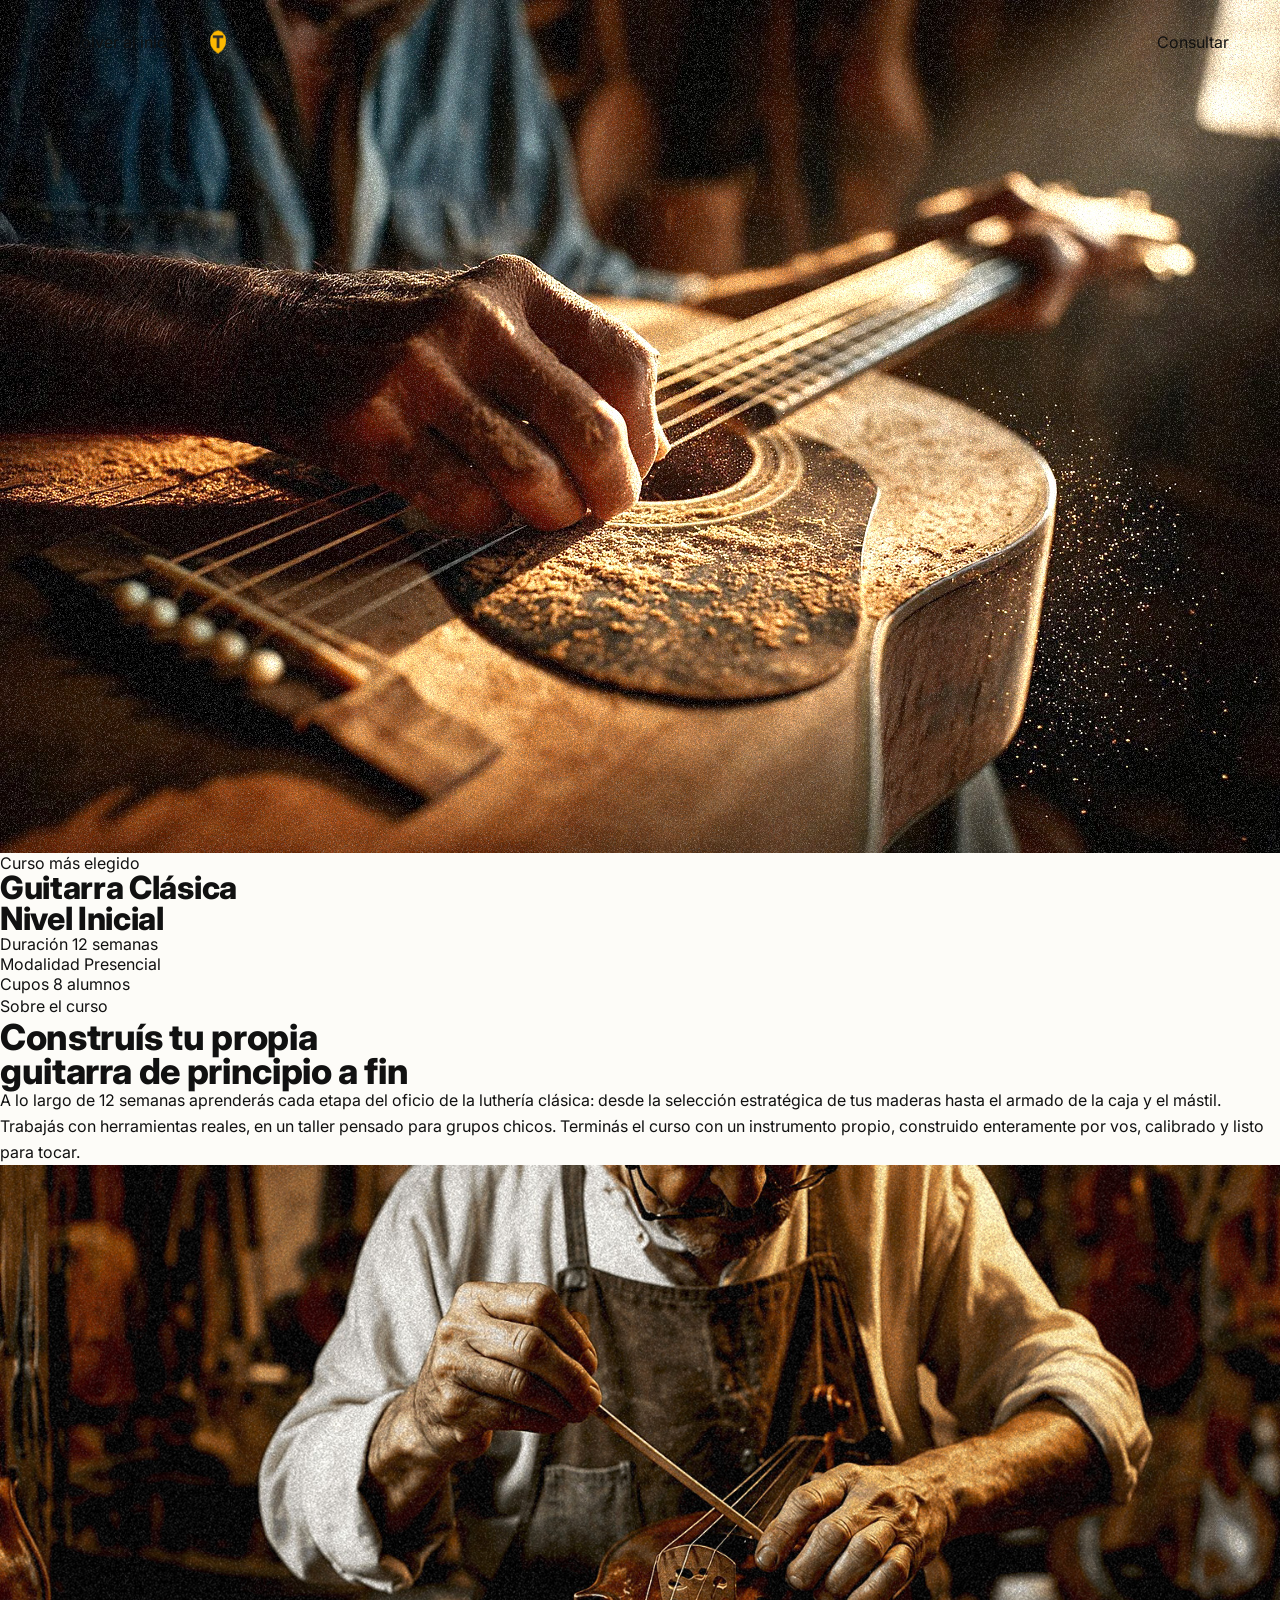
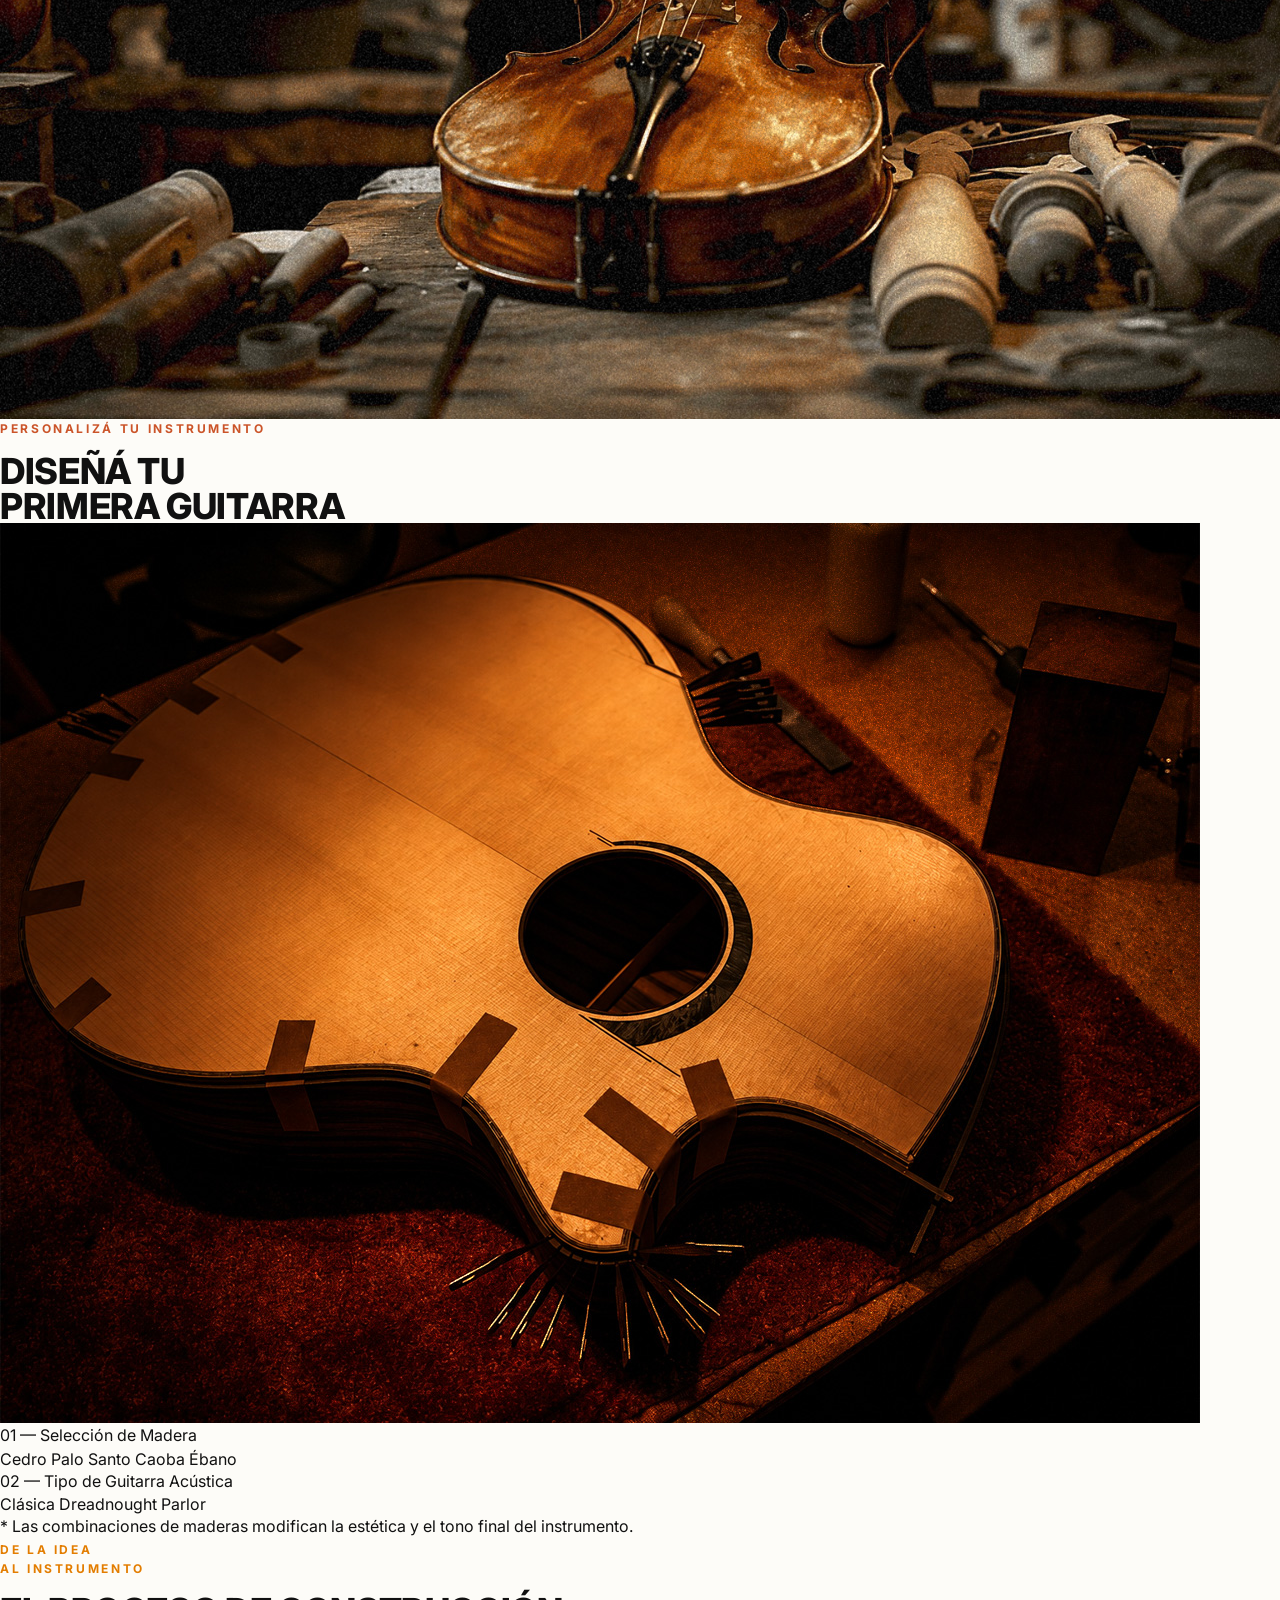
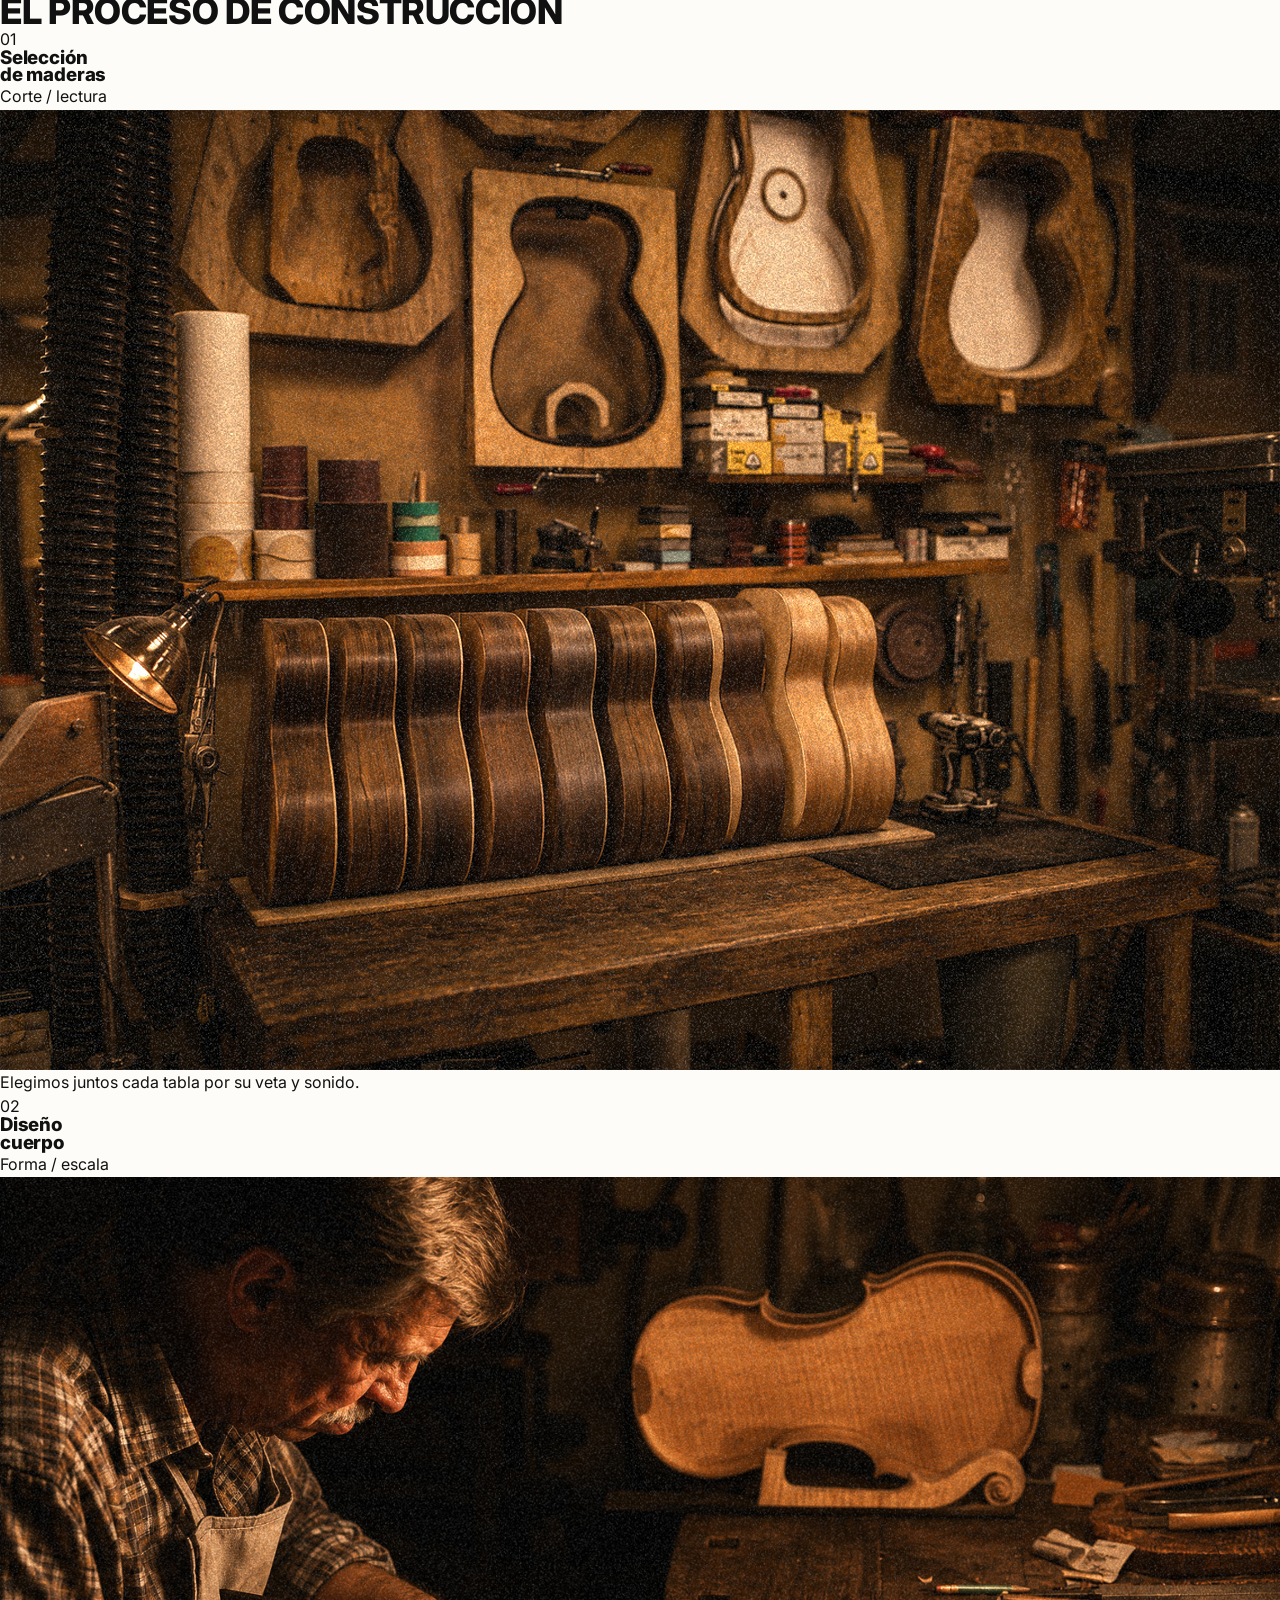
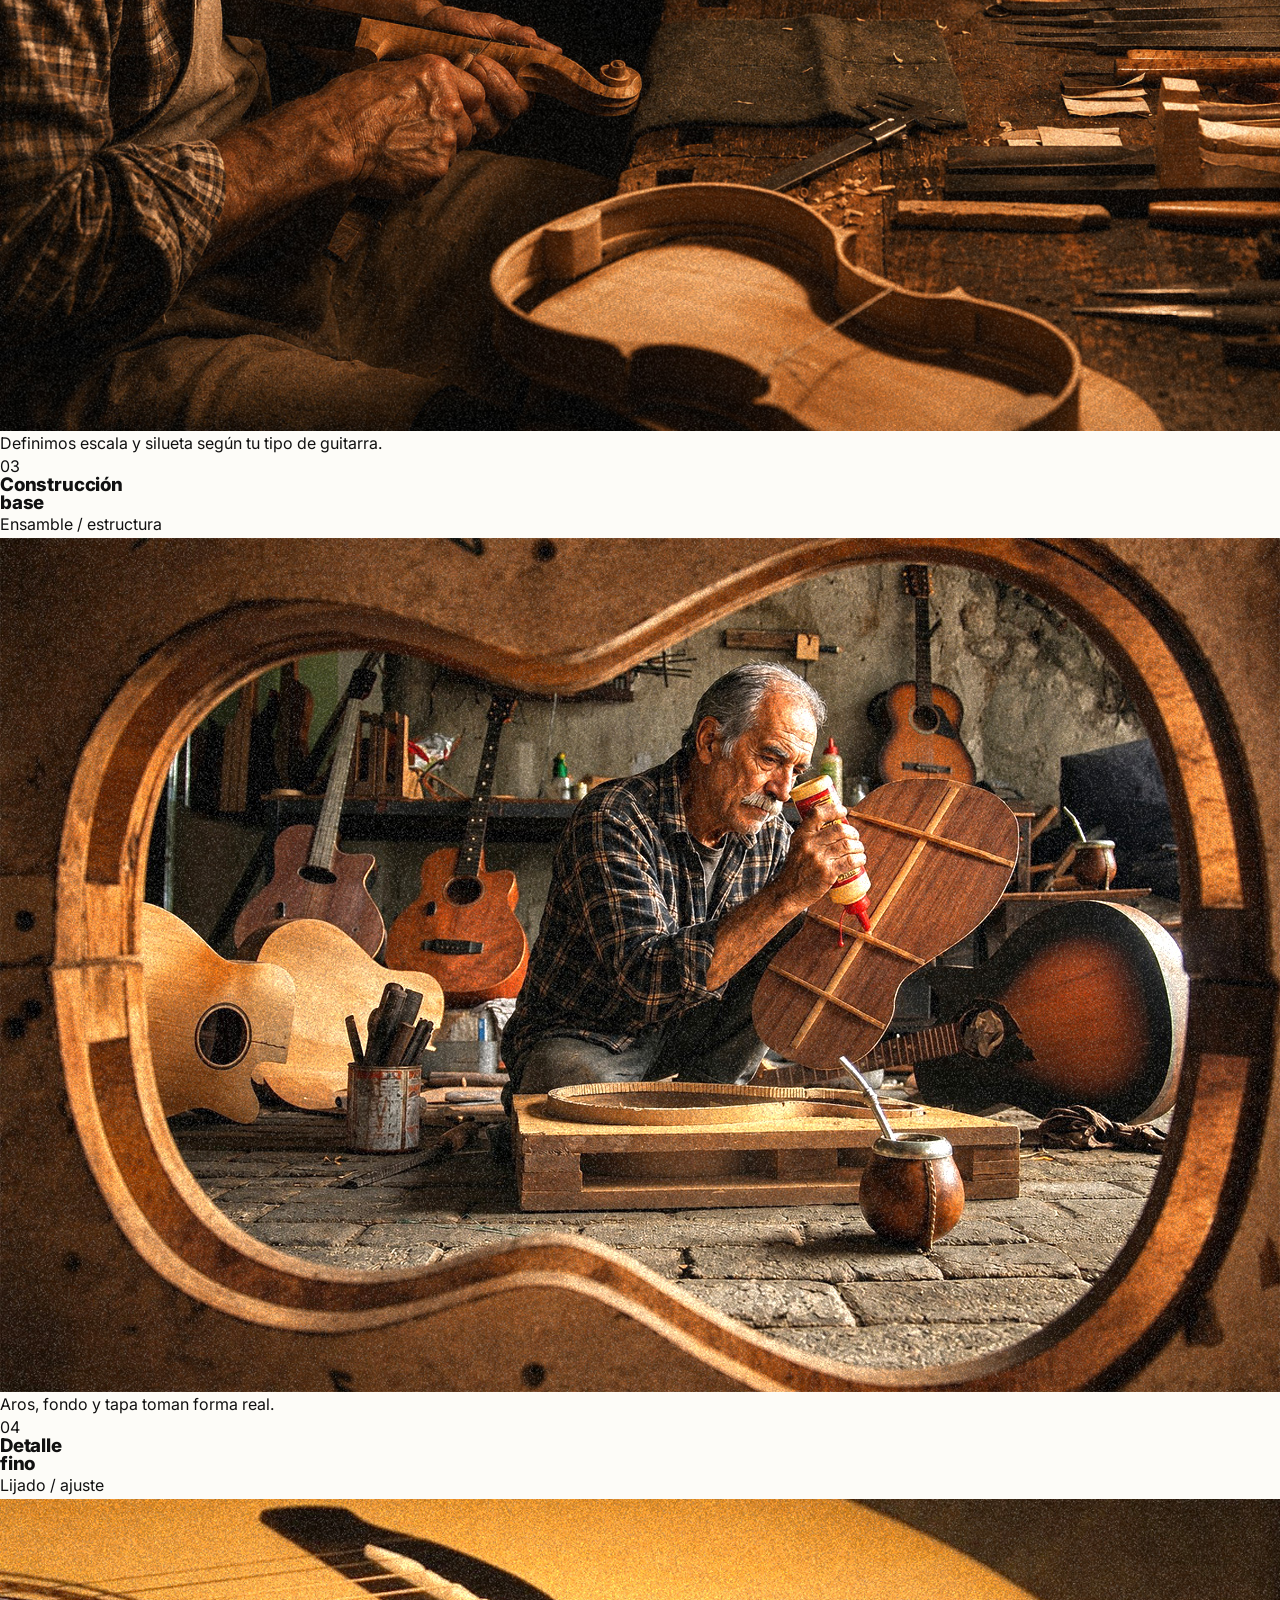
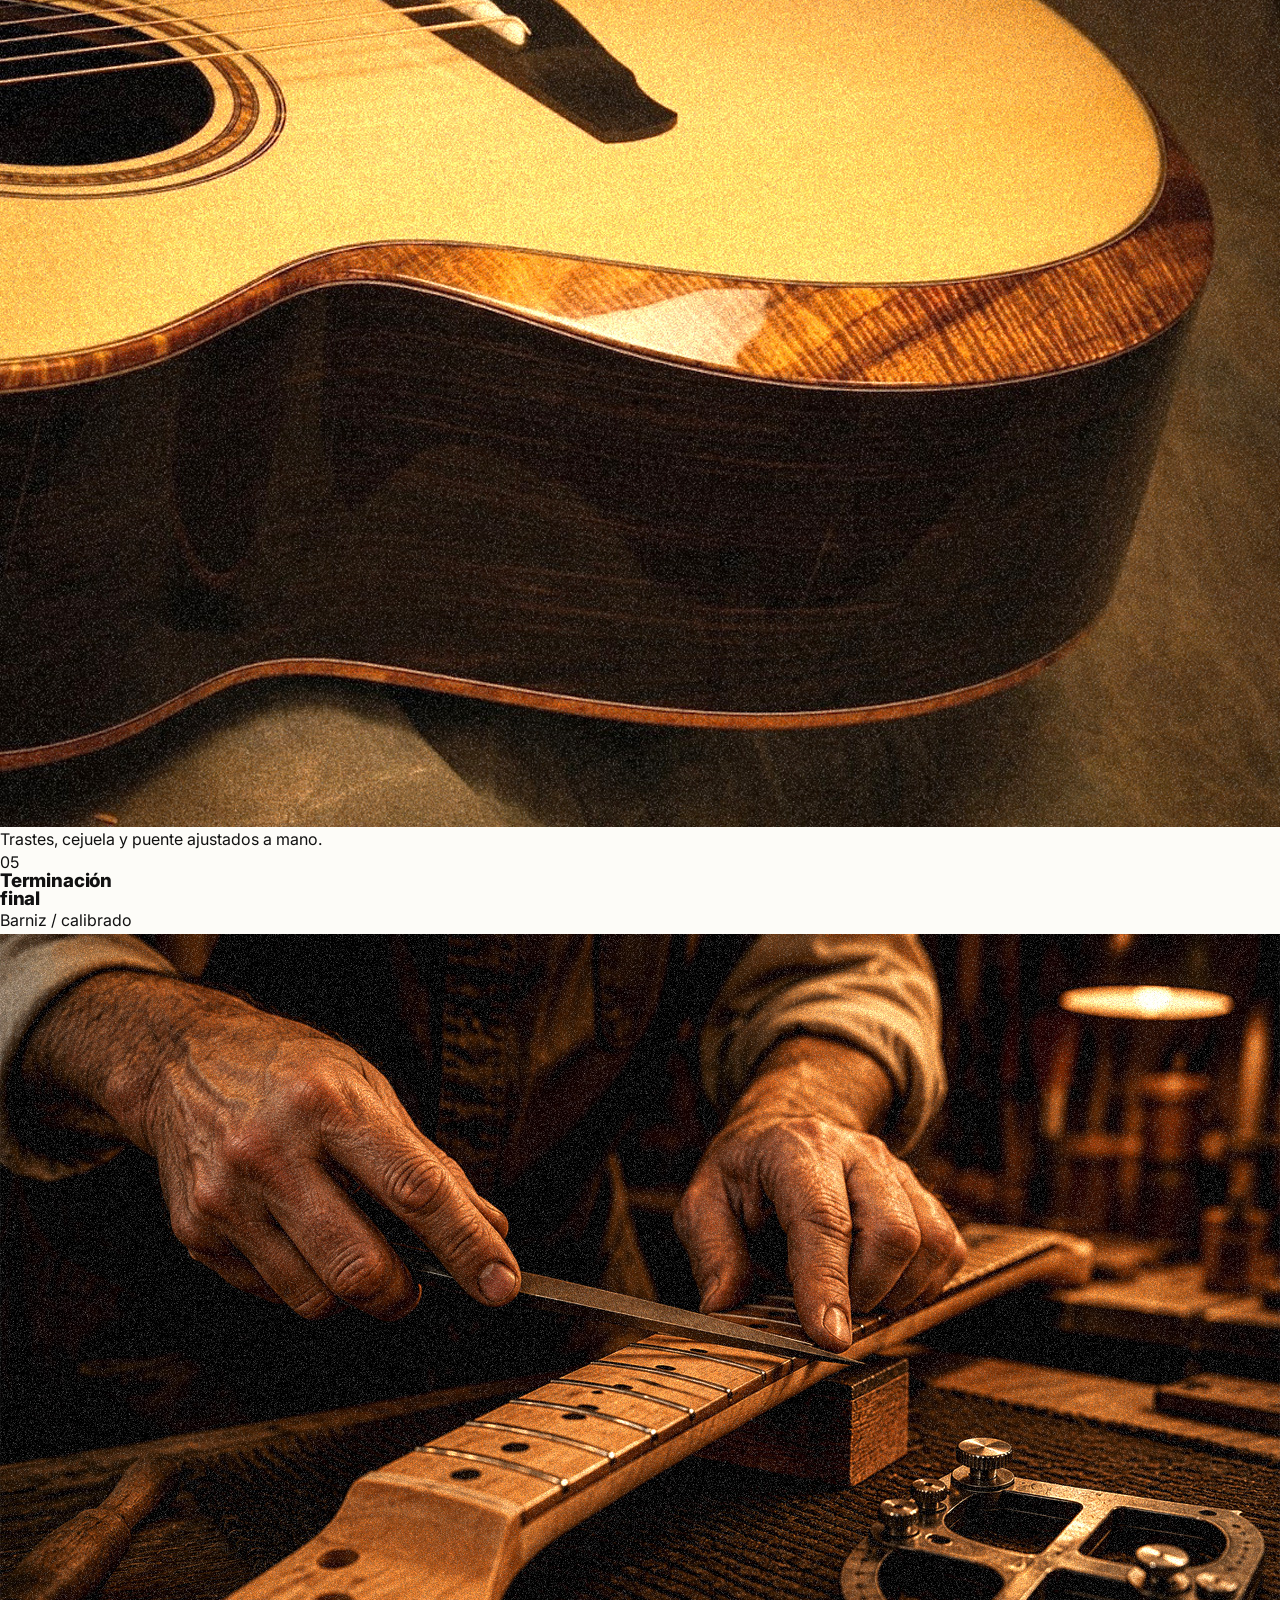
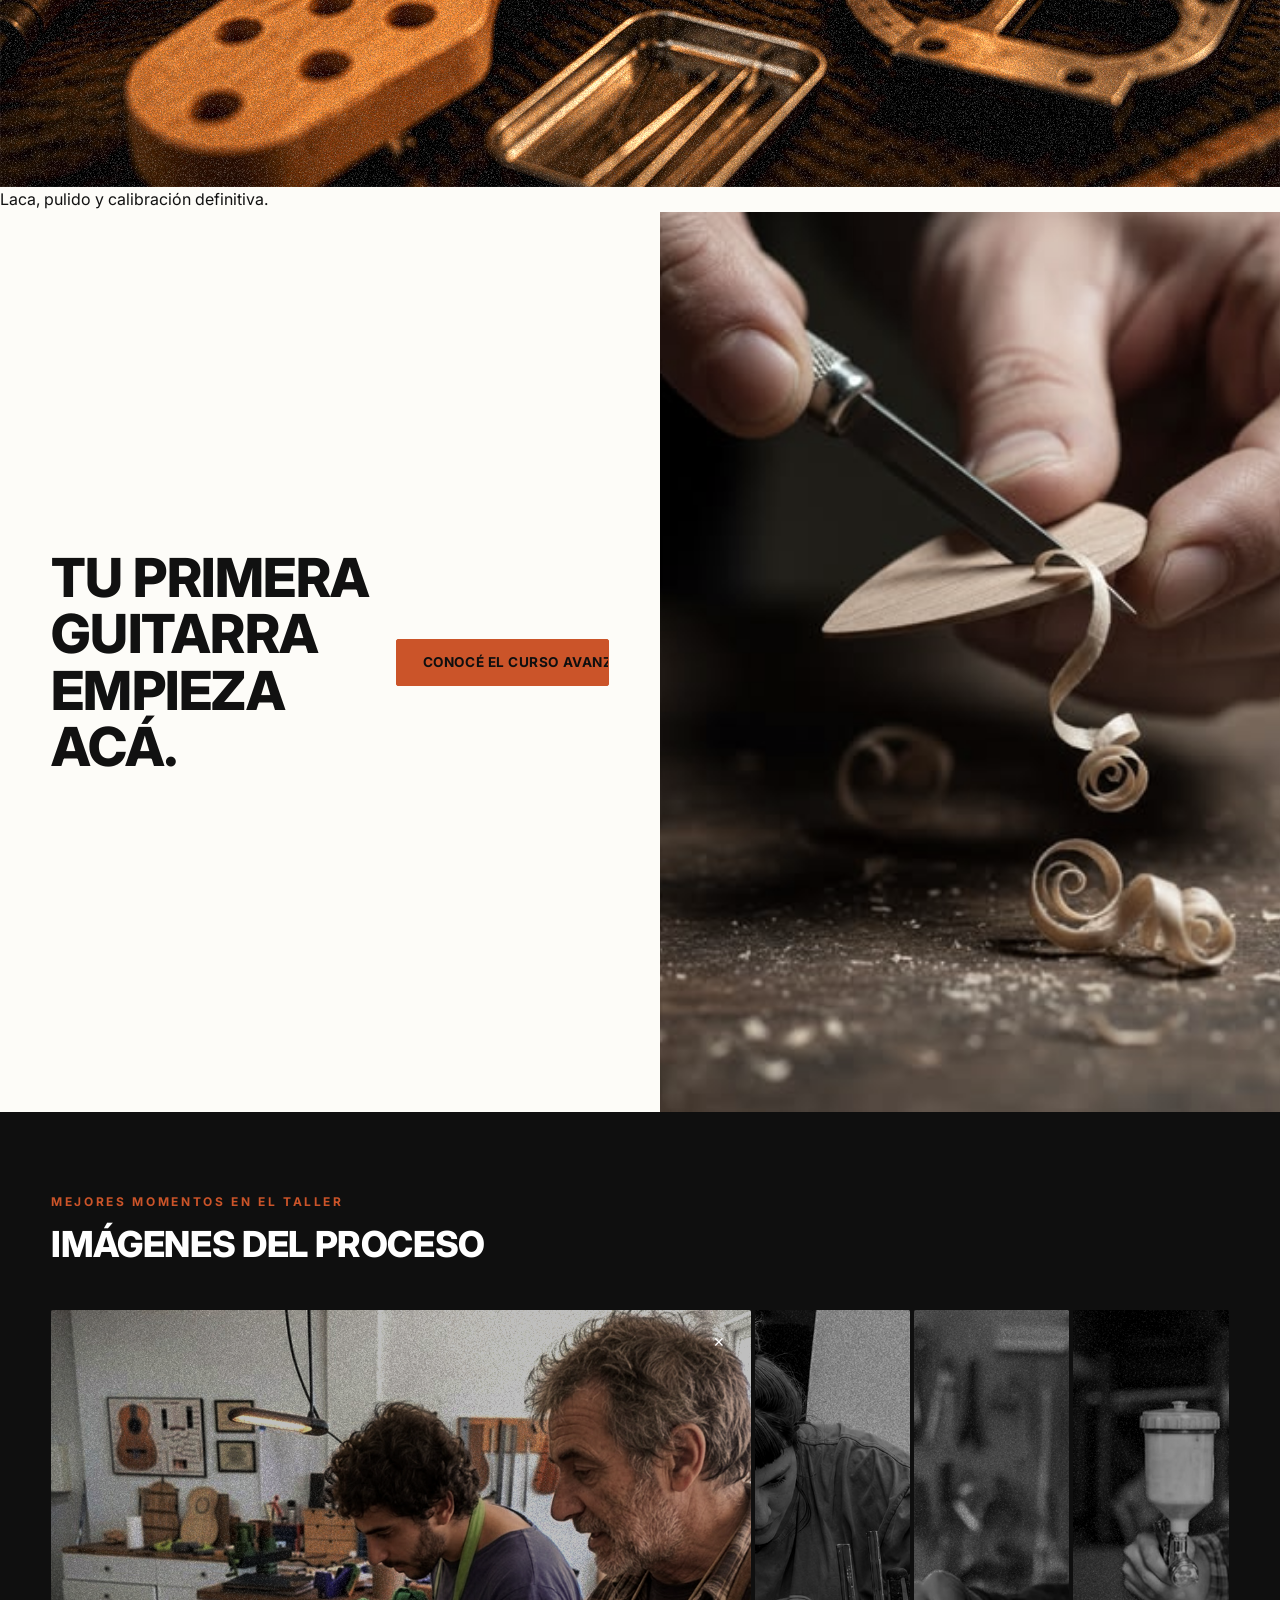
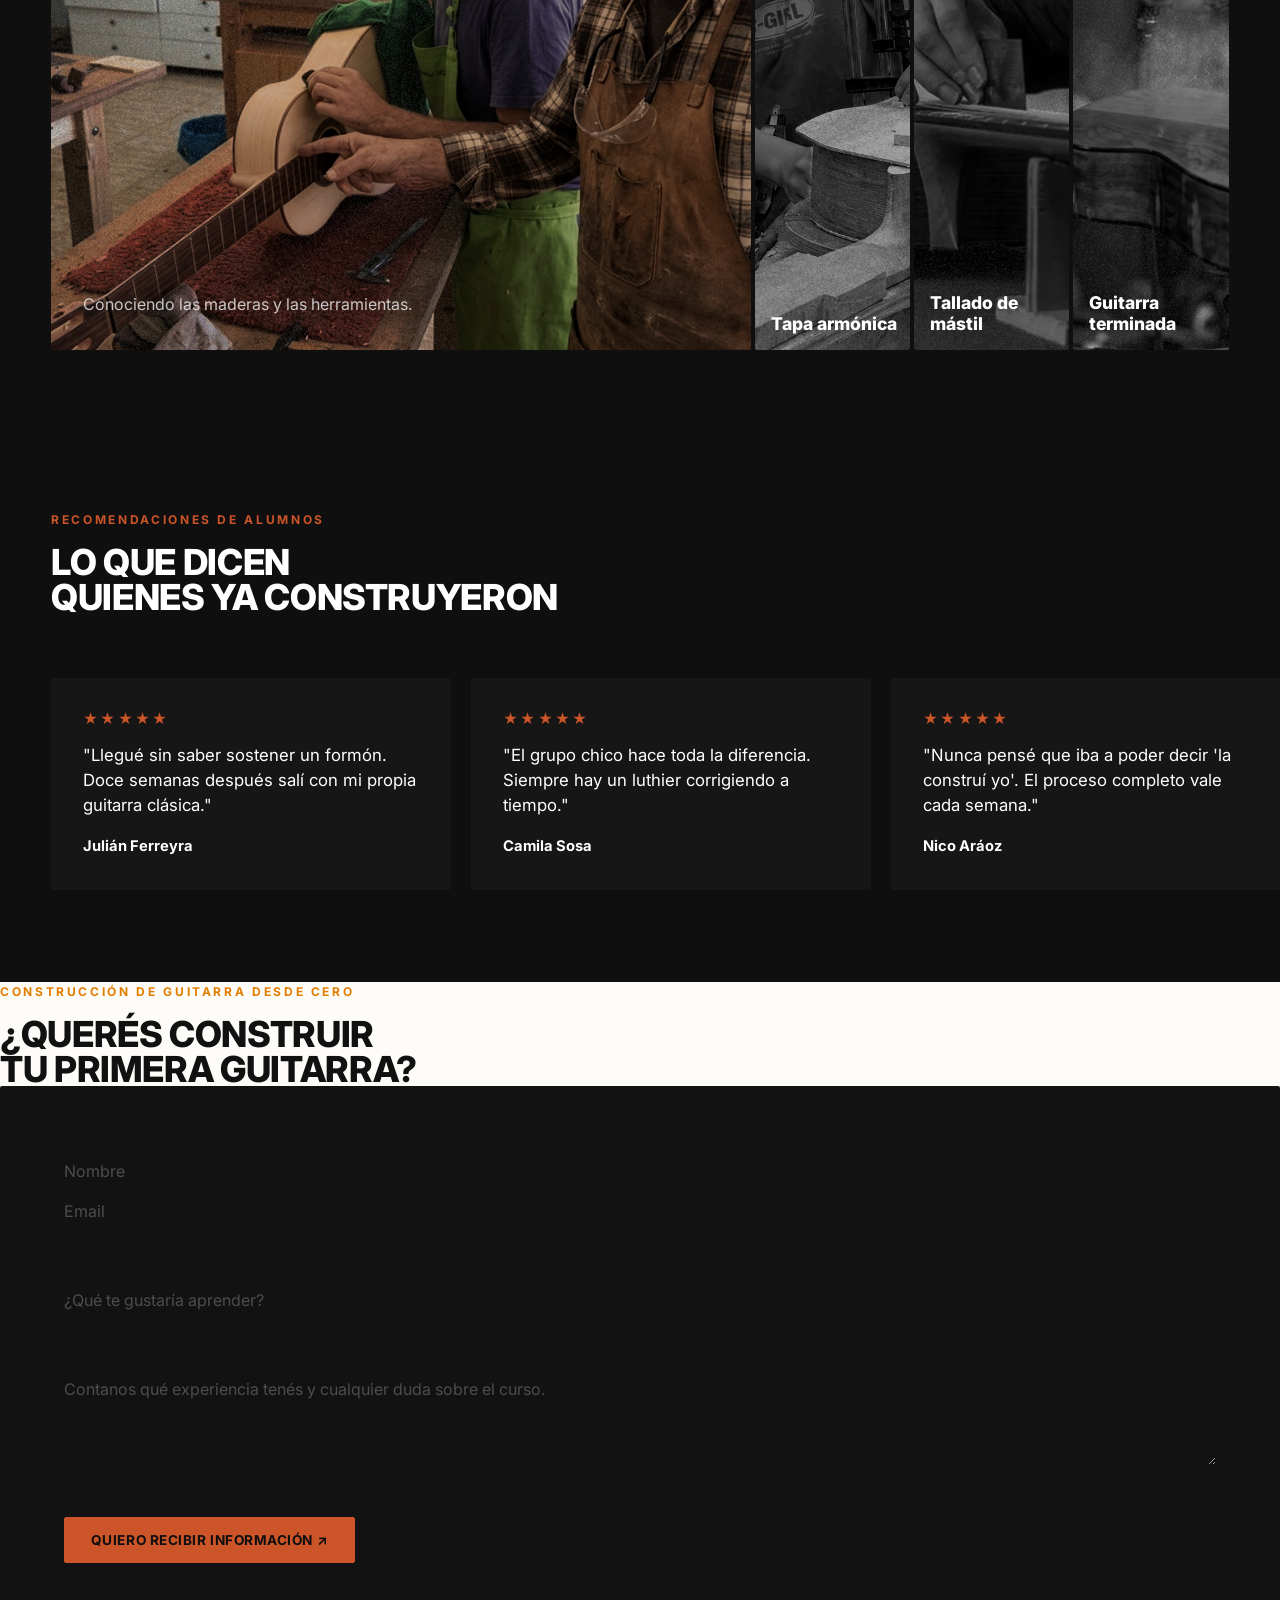
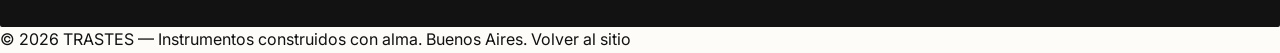
<file: curso-guitarra-clasica-inicial.html>
<!DOCTYPE html>
<html lang="es">
<head>
  <meta charset="UTF-8" />
  <meta name="viewport" content="width=device-width, initial-scale=1.0" />
  <title>Guitarra Clásica Nivel Inicial — TRASTES</title>
  <meta name="description" content="Curso presencial de lutería: construí tu propia guitarra clásica de principio a fin en 12 semanas." />
  <link rel="stylesheet" href="css/styles.css" />
  <link rel="preconnect" href="https://fonts.googleapis.com" />
  <link rel="preconnect" href="https://fonts.gstatic.com" crossorigin />
  <link href="https://fonts.googleapis.com/css2?family=Inter:wght@400;500;600;700;800;900&display=swap" rel="stylesheet" />
</head>
<body>

  <!-- NAV -->
  <nav class="nav curso-nav" id="nav">
    <a href="index.html" class="curso-nav__back">
      <svg width="16" height="16" viewBox="0 0 24 24" fill="none" stroke="currentColor" stroke-width="2">
        <polyline points="15 18 9 12 15 6"/>
      </svg>
      Volver al inicio
    </a>
    <a href="index.html" class="nav__logo" aria-label="Trastes — inicio">
      <img src="assets/images/logo.png" alt="Trastes" class="nav__logo-img" />
    </a>
    <a href="mailto:trastes@gmail.com" class="curso-nav__consultar">Consultar</a>
  </nav>

  <!-- 01 · HERO -->
  <header class="curso-hero">
    <div class="curso-hero__bg">
      <img src="assets/images/curso_01.jpg" alt="Guitarra Clásica Nivel Inicial" />
    </div>
    <div class="curso-hero__overlay"></div>
    <div class="curso-hero__content">
      <div class="curso-hero__badge">Curso más elegido</div>
      <h1 class="curso-hero__title">Guitarra Clásica<br>Nivel Inicial</h1>
      <div class="curso-hero__meta">
        <div class="curso-hero__meta-item">
          <span class="curso-hero__meta-label">Duración</span>
          <span class="curso-hero__meta-value">12 semanas</span>
        </div>
        <div class="curso-hero__meta-item">
          <span class="curso-hero__meta-label">Modalidad</span>
          <span class="curso-hero__meta-value">Presencial</span>
        </div>
        <div class="curso-hero__meta-item">
          <span class="curso-hero__meta-label">Cupos</span>
          <span class="curso-hero__meta-value">8 alumnos</span>
        </div>
      </div>
    </div>
  </header>

  <main class="curso-body">
    <!-- 02 · DESCRIPCIÓN DEL CURSO (título + texto + imagen de apoyo, sin aside) -->
    <section class="curso-desc reveal" aria-label="Sobre el curso">
      <div class="curso-desc__text">
        <p class="section-label">Sobre el curso</p>
        <h2>Construís tu propia<br>guitarra de principio a fin</h2>
        <p>A lo largo de 12 semanas aprenderás cada etapa del oficio de la luthería clásica: desde la selección
          estratégica de tus maderas hasta el armado de la caja y el mástil. Trabajás con herramientas reales,
          en un taller pensado para grupos chicos. Terminás el curso con un instrumento propio, construido
          enteramente por vos, calibrado y listo para tocar.</p>
      </div>
      <div class="curso-desc__media">
        <img src="assets/images/curso_02.jpg" alt="Alumno trabajando la madera en el taller" loading="lazy" />
      </div>
    </section>
  </main>

  <div class="section-divider"></div>

  <!-- 03 · DISEÑÁ TU PRIMERA GUITARRA (Configurador) -->
  <section class="configurador" id="disena" aria-label="Diseñá tu primera guitarra">
    <div class="configurador__header reveal">
      <p class="label-num">PERSONALIZÁ TU INSTRUMENTO</p>
      <h2>DISEÑÁ TU<br>PRIMERA GUITARRA</h2>
    </div>

    <div class="configurador__grid">
      <div class="configurador__media">
        <!-- Imagen dinámica: cambia con JS según la selección -->
        <img id="configuradorImage"
             src="assets/images/cuerpo.jpg"
             alt="Vista previa del instrumento configurado"
             class="img-bw" loading="lazy" />
      </div>

      <div class="configurador__panel">
        <div class="configurador__group">
          <p class="configurador__group-label">01 — Selección de Madera</p>
          <div class="configurador__options" role="list">
            <button class="config-btn config-btn--active" type="button" data-group="madera" data-value="cedro" data-image="assets/images/cuerpo.jpg">Cedro</button>
            <button class="config-btn" type="button" data-group="madera" data-value="palosanto" data-image="assets/images/mastil.jpg">Palo Santo</button>
            <button class="config-btn" type="button" data-group="madera" data-value="caoba" data-image="assets/images/cabeza.jpg">Caoba</button>
            <button class="config-btn" type="button" data-group="madera" data-value="ebano" data-image="assets/images/proceso_03.jpg">Ébano</button>
          </div>
        </div>

        <div class="configurador__group">
          <p class="configurador__group-label">02 — Tipo de Guitarra Acústica</p>
          <div class="configurador__options" role="list">
            <button class="config-btn config-btn--active" type="button" data-group="tipo" data-value="clasica" data-image="assets/images/curso_01.jpg">Clásica</button>
            <button class="config-btn" type="button" data-group="tipo" data-value="dreadnought" data-image="assets/images/curso_02.jpg">Dreadnought</button>
            <button class="config-btn" type="button" data-group="tipo" data-value="parlor" data-image="assets/images/curso_03.jpg">Parlor</button>
          </div>
        </div>

        <p class="configurador__note">* Las combinaciones de maderas modifican la estética y el tono final del instrumento.</p>
      </div>
    </div>
  </section>

  <!-- 04 · EL PROCESO DE CONSTRUCCIÓN -->
  <section class="process" id="proceso-construccion" aria-label="El proceso de construcción">
    <div class="process__container">
      <p class="label-num label-num--light reveal">DE LA IDEA<br>AL INSTRUMENTO</p>
      <h2 class="process__title reveal">EL PROCESO DE CONSTRUCCIÓN</h2>

      <div class="process__grid" role="list">
        <article class="process-card is-active" role="listitem">
          <span class="process-card__number">01</span>
          <h3 class="process-card__title">Selección<br>de maderas</h3>
          <p class="process-card__subtitle">Corte / lectura</p>
          <div class="process-card__image">
            <img src="assets/images/proceso_01.jpg" alt="Selección de maderas" loading="lazy">
          </div>
          <p class="process-card__caption">Elegimos juntos cada tabla por su veta y sonido.</p>
        </article>

        <article class="process-card" role="listitem">
          <span class="process-card__number">02</span>
          <h3 class="process-card__title">Diseño<br>cuerpo</h3>
          <p class="process-card__subtitle">Forma / escala</p>
          <div class="process-card__image">
            <img src="assets/images/proceso_02.jpg" alt="Diseño del cuerpo" loading="lazy">
          </div>
          <p class="process-card__caption">Definimos escala y silueta según tu tipo de guitarra.</p>
        </article>

        <article class="process-card" role="listitem">
          <span class="process-card__number">03</span>
          <h3 class="process-card__title">Construcción<br>base</h3>
          <p class="process-card__subtitle">Ensamble / estructura</p>
          <div class="process-card__image">
            <img src="assets/images/proceso_03.jpg" alt="Construcción base" loading="lazy">
          </div>
          <p class="process-card__caption">Aros, fondo y tapa toman forma real.</p>
        </article>

        <article class="process-card" role="listitem">
          <span class="process-card__number">04</span>
          <h3 class="process-card__title">Detalle<br>fino</h3>
          <p class="process-card__subtitle">Lijado / ajuste</p>
          <div class="process-card__image">
            <img src="assets/images/proceso_04.jpg" alt="Detalle fino" loading="lazy">
          </div>
          <p class="process-card__caption">Trastes, cejuela y puente ajustados a mano.</p>
        </article>

        <article class="process-card" role="listitem">
          <span class="process-card__number">05</span>
          <h3 class="process-card__title">Terminación<br>final</h3>
          <p class="process-card__subtitle">Barniz / calibrado</p>
          <div class="process-card__image">
            <img src="assets/images/curso_03.jpg" alt="Terminación final" loading="lazy">
          </div>
          <p class="process-card__caption">Laca, pulido y calibración definitiva.</p>
        </article>
      </div>
    </div>
  </section>

  <!-- 05 · VIDEO CON CTA A CURSO AVANZADO -->
  <section class="video-section" id="video-curso" aria-label="Video del curso">
    <div class="video-section__inner">
      <div class="video-section__text">
        <h2 class="reveal">TU PRIMERA<br>GUITARRA EMPIEZA<br>ACÁ.</h2>
        <a href="curso-guitarra-clasica-avanzado.html" class="btn btn-accent video-section__cta reveal">
          Conocé el curso avanzado ↗
        </a>
      </div>
      <div class="video-section__player">
        <div class="video-wrapper" role="button" tabindex="0" aria-label="Reproducir video">
          <video src="assets/images/video_thumb.mp4" poster="assets/images/video_thumb.jpg" loop muted playsinline preload="none"></video>
        </div>
      </div>
    </div>
  </section>

  <!-- 06 · GALERÍA (Mejores momentos del curso) -->
  <section class="galeria" id="galeria-curso" aria-label="Imágenes del proceso">
    <div class="galeria__header reveal">
      <p class="label-num">MEJORES MOMENTOS EN EL TALLER</p>
      <h2>IMÁGENES DEL PROCESO</h2>
    </div>

    <div class="galeria__accordion" role="list" id="galeriaAccordion">
      <div class="galeria-col" role="listitem" tabindex="0" data-img="assets/images/galeria_01.jpg" data-title="Primer día" data-desc="Conociendo las maderas y las herramientas del taller.">
        <div class="galeria-col__bg"></div>
        <div class="galeria-col__title">Primer día</div>
        <div class="galeria-col__content">
          <p class="galeria-col__desc">Conociendo las maderas y las herramientas.</p>
          <button class="galeria-col__close">✕</button>
        </div>
      </div>

      <div class="galeria-col" role="listitem" tabindex="0" data-img="assets/images/galeria_02.jpg" data-title="Tapa armónica" data-desc="Cada alumno arma su propio sistema de bracings.">
        <div class="galeria-col__bg"></div>
        <div class="galeria-col__title">Tapa armónica</div>
        <div class="galeria-col__content">
          <p class="galeria-col__desc">Cada alumno arma su sistema de bracings.</p>
          <button class="galeria-col__close">✕</button>
        </div>
      </div>

      <div class="galeria-col" role="listitem" tabindex="0" data-img="assets/images/galeria_03.jpg" data-title="Tallado de mástil" data-desc="Manos a la obra con gubias y formones.">
        <div class="galeria-col__bg"></div>
        <div class="galeria-col__title">Tallado de mástil</div>
        <div class="galeria-col__content">
          <p class="galeria-col__desc">Manos a la obra con gubias y formones.</p>
          <button class="galeria-col__close">✕</button>
        </div>
      </div>

      <div class="galeria-col" role="listitem" tabindex="0" data-img="assets/images/galeria_04.jpg" data-title="Guitarra terminada" data-desc="El día que cada alumno se lleva su instrumento.">
        <div class="galeria-col__bg"></div>
        <div class="galeria-col__title">Guitarra terminada</div>
        <div class="galeria-col__content">
          <p class="galeria-col__desc">El día que cada alumno se lleva su instrumento.</p>
          <button class="galeria-col__close">✕</button>
        </div>
      </div>
    </div>
  </section>

  <!-- 07 · TESTIMONIOS (mismo carrusel infinito de la Home) -->
  <section class="testimonios" id="testimonios-curso" aria-label="Testimonios de alumnos">
    <div class="testimonios__header reveal">
      <p class="label-num">RECOMENDACIONES DE ALUMNOS</p>
      <h2>LO QUE DICEN<br>QUIENES YA CONSTRUYERON</h2>
    </div>

    <div class="testimonios__carousel" role="list">
      <div class="testimonios__track">
        <article class="testimonio-card" role="listitem">
          <div class="testimonio-card__stars">★★★★★</div>
          <blockquote class="testimonio-card__text">"Llegué sin saber sostener un formón. Doce semanas después salí con mi propia guitarra clásica."</blockquote>
          <p class="testimonio-card__name">Julián Ferreyra</p>
        </article>
        <article class="testimonio-card" role="listitem">
          <div class="testimonio-card__stars">★★★★★</div>
          <blockquote class="testimonio-card__text">"El grupo chico hace toda la diferencia. Siempre hay un luthier corrigiendo a tiempo."</blockquote>
          <p class="testimonio-card__name">Camila Sosa</p>
        </article>
        <article class="testimonio-card" role="listitem">
          <div class="testimonio-card__stars">★★★★★</div>
          <blockquote class="testimonio-card__text">"Nunca pensé que iba a poder decir 'la construí yo'. El proceso completo vale cada semana."</blockquote>
          <p class="testimonio-card__name">Nico Aráoz</p>
        </article>

        <!-- Bloque duplicado para el loop infinito (aria-hidden porque repite el contenido) -->
        <article class="testimonio-card" role="presentation" aria-hidden="true">
          <div class="testimonio-card__stars">★★★★★</div>
          <blockquote class="testimonio-card__text">"Llegué sin saber sostener un formón. Doce semanas después salí con mi propia guitarra clásica."</blockquote>
          <p class="testimonio-card__name">Julián Ferreyra</p>
        </article>
        <article class="testimonio-card" role="presentation" aria-hidden="true">
          <div class="testimonio-card__stars">★★★★★</div>
          <blockquote class="testimonio-card__text">"El grupo chico hace toda la diferencia. Siempre hay un luthier corrigiendo a tiempo."</blockquote>
          <p class="testimonio-card__name">Camila Sosa</p>
        </article>
        <article class="testimonio-card" role="presentation" aria-hidden="true">
          <div class="testimonio-card__stars">★★★★★</div>
          <blockquote class="testimonio-card__text">"Nunca pensé que iba a poder decir 'la construí yo'. El proceso completo vale cada semana."</blockquote>
          <p class="testimonio-card__name">Nico Aráoz</p>
        </article>
      </div>
    </div>
  </section>

  <!-- 08 · FORMULARIO DE INSCRIPCIÓN -->
  <section class="footer-cta" id="anotate" aria-label="Formulario de inscripción">
    <div class="footer-cta__inner">
      <p class="label-num label-num--light">CONSTRUCCIÓN DE GUITARRA DESDE CERO</p>
      <h2>¿QUERÉS CONSTRUIR<br>TU PRIMERA GUITARRA?</h2>

      <form class="contacto-form footer-cta__form" id="curso-form" novalidate>
        <div class="form-row">
          <div class="form-field">
            <input type="text" id="cc-nombre" name="nombre" placeholder="Nombre" required autocomplete="name">
          </div>
          <div class="form-field">
            <input type="email" id="cc-email" name="email" placeholder="Email" required autocomplete="email">
          </div>
        </div>
        <div class="form-field">
          <input type="text" id="cc-interes" name="interes" placeholder="¿Qué te gustaría aprender?">
        </div>
        <div class="form-field">
          <textarea id="cc-mensaje" name="mensaje" placeholder="Contanos qué experiencia tenés y cualquier duda sobre el curso." required></textarea>
        </div>
        <button type="submit" class="btn btn-accent">
          Quiero recibir información ↗
        </button>
      </form>
    </div>
  </section>

  <footer class="curso-footer">
    <p>© 2026 TRASTES — Instrumentos construidos con alma. Buenos Aires. <a href="index.html">Volver al sitio</a></p>
  </footer>

  <script src="js/main.js"></script>
</body>
</html>
</file>
<file: css/styles.css>
/* ══════════════════════════════════════════════════════════════════
   TRASTES — Luthería de autor
   Swiss Grid / Editorial Precision / Alto contraste
   ══════════════════════════════════════════════════════════════════ */

/* ── 1. TOKENS ─────────────────────────────────────────────────── */
:root{
  /* Color — bloques contrapuestos */
  --c-paper:        #FDFCF8;   /* claro: crema unificado — TODAS las secciones claras usan este mismo tono */
  --c-paper-ink:     #111111;  /* claro: texto */
  --c-asphalt:       #0F0F0F;  /* oscuro: fondo asfalto */
  --c-asphalt-ink:    #ffffff; /* oscuro: texto */
  --c-line-light:     rgba(17,17,17,.14);
  --c-line-dark:      rgba(189, 28, 0, 0.203), 0.16);

  /* Acento mínimo — cobre / madera cruda, sólo interactividad */
  --c-copper:   #cb5429;
  --c-copper-2: #e37d00;
  --c-copper-deep: #b84000;

  /* Tipografía */
  --f-display: 'Nata Sans', 'Inter', sans-serif;
  --f-body:    'Inter', sans-serif;

  /* Escala modular de espaciado (base 8px / 1rem = 16px) */
  --sp-1:  .25rem;   /*  4  */
  --sp-2:  .5rem;    /*  8  */
  --sp-3:  .75rem;   /* 12  */
  --sp-4:  1rem;     /* 16  */
  --sp-5:  1.5rem;   /* 24  */
  --sp-6:  2rem;     /* 32  */
  --sp-7:  3rem;     /* 48  */
  --sp-8:  4rem;     /* 64  */
  --sp-9:  6rem;     /* 96  */
  --sp-10: 5rem;     /* 64 */
  --sp-11: 10rem;    /* 160 */

  /* Grilla de 12 columnas */
  --grid-cols: 12;
  --grid-gap: 1.25rem;
  --grid-margin: clamp(1.25rem, 4vw, 4rem);

  /* Radios — casi nada, apenas quiebra el filo */
  --r-sharp: 2px;
  --r-pill: 999px;

  /* Curvas de aceleración */
  --ease-out: cubic-bezier(0.16, 1, 0.3, 1);
  --ease-in-out: cubic-bezier(0.65, 0, 0.35, 1);

  /* Duraciones */
  --dur-fast: .3s;
  --dur-mid: .6s;
  --dur-slow: .9s;

  --nav-h: 84px;
}

/* ── 2. RESET ──────────────────────────────────────────────────── */
*, *::before, *::after{ box-sizing: border-box; margin:0; padding:0; }
html{ scroll-behavior: smooth; }
@media (prefers-reduced-motion: reduce){
  html{ scroll-behavior: auto; }
  *, *::before, *::after{ animation-duration: .01ms !important; animation-iteration-count: 1 !important; transition-duration: .01ms !important; scroll-behavior: auto !important; }
}
body{
  font-family: var(--f-body);
  background: var(--c-paper);
  color: var(--c-paper-ink);
  -webkit-font-smoothing: antialiased;
  -moz-osx-font-smoothing: grayscale;
  overflow-x: hidden;
}
body.no-scroll{ overflow: hidden; }
img, video{ display:block; max-width:100%; height:auto; }
a{ color: inherit; text-decoration:none; }
ul{ list-style:none; }
button{ font: inherit; color: inherit; background:none; border:none; cursor:pointer; }
h1,h2,h3,h4{ font-family: var(--f-display); font-weight: 800; line-height: .96; letter-spacing: -0.01em; text-wrap: balance; }
p{ line-height: 1.6; }
::selection{ background: var(--c-copper); color: #fff; }

/* Foco visible — accesibilidad, sin romper la estética */
a:focus-visible, button:focus-visible, [tabindex]:focus-visible{
  outline: 2px solid var(--c-copper);
  outline-offset: 3px;
}

/* ── 3. TIPOGRAFÍA — contraste extremo ────────────────────────── */
.label-num{
  font-family: var(--f-body);
  font-weight: 700;
  font-size: .75rem;
  letter-spacing: .22em;
  text-transform: uppercase;
  color: var(--c-copper);
  margin-bottom: var(--sp-4);
}
.label-num--light{ color: var(--c-copper-2); }

/* ── Kicker con ícono — mismo lenguaje que .label-num, versión con
   marca "★" para secciones que abren con una frase corta. ── */
.section-tag{
  display:inline-flex; align-items:center; gap:.5em;
  font-family: var(--f-body); font-weight:700; font-size:.75rem;
  letter-spacing:.22em; text-transform:uppercase; color: var(--c-copper);
  margin-bottom: var(--sp-5);
}

/* ── Sistema de subrayado reutilizable (.hl) — el mismo lenguaje que
   ya vive en "El arte" y en el FAQ, ahora disponible para resaltar
   una palabra suelta dentro de cualquier título. Se "asienta" una
   sola vez al cargar, nunca en loop. Usar con moderación. ── */
.hl{
  position:relative; display:inline-block; color: var(--c-copper);
}
.hl::after{
  content:''; position:absolute; left:0; bottom:.06em; height:.07em; width:100%;
  opacity:.55; transform-origin:left center;
  transform: scaleX(0);
  animation: hl-settle .9s .3s cubic-bezier(.22,1,.36,1) forwards;
}
@keyframes hl-settle{ to{ transform: scaleX(1); } }
@media (prefers-reduced-motion: reduce){
  .hl::after{ animation:none; transform:scaleX(1); }
}

/* Variante "grupo": varias .hl conviven en el mismo título y compiten
   por atención — pasar el mouse por una baja la opacidad de las demás,
   nunca al revés (la que tiene el foco se queda a opacidad plena). */
.hl--group{ transition: opacity var(--dur-mid) var(--ease-out); }
.hl--group.is-dimmed{ opacity:.4; }

h2{ font-size: clamp(1.5rem, 2.8vw, 2.5rem); }
.section-header h2, .arte__header h2, .componentes__header h2{ font-size: clamp(1.35rem, 2.3vw, 2.1rem); }

/* ── 4. LAYOUT / GRID ──────────────────────────────────────────── */
.container{
  width: 100%;
  max-width: 1600px;
  margin-inline: auto;
  padding-inline: var(--grid-margin);
}
.grid-12{
  display: grid;
  grid-template-columns: repeat(var(--grid-cols), 1fr);
  gap: var(--grid-gap);
}

/* ── 5. BOTONES — expansión radial ────────────────────────────────
   Un único componente reutilizable para todos los CTA del sitio.
   Cada variante sólo define 4 variables (fondo/color/borde en reposo
   + el color que "explota" desde un punto): la mecánica del efecto
   (el círculo que crece desde ::before) vive una sola vez acá.
   Inspirado en el botón de Uiverse que mandaste, adaptado a la
   tipografía, el sistema de espaciado y la paleta ya existentes. ── */
.btn{
  position: relative;
  isolation: isolate;
  overflow: hidden;
  display: inline-flex;
  align-items: center;
  gap: .6em;
  font-family: var(--f-body);
  font-weight: 700;
  font-size: .85rem;
  letter-spacing: .04em;
  text-transform: uppercase;
  padding: 1.05em 1.9em;
  background: var(--btn-bg, transparent);
  color: var(--btn-color, currentColor);
  border: 1px solid var(--btn-border, transparent);
  border-radius: var(--r-sharp);
  transition: color .45s var(--ease-out), border-color .45s var(--ease-out), transform var(--dur-fast) var(--ease-out);
  white-space: nowrap;
}
.btn::before{
  content: '';
  position: absolute;
  left: 1.15em; top: 50%;
  width: 10px; height: 10px; margin-top: -5px;
  border-radius: 50%;
  background: var(--btn-fill, var(--c-copper));
  transform: scale(0);
  transition: transform .65s cubic-bezier(.65, 0, .35, 1);
  z-index: -1;
  pointer-events: none;
}
.btn:hover::before, .btn:focus-visible::before{ transform: scale(48); }
.btn:hover, .btn:focus-visible{
  color: var(--btn-fill-color, #0F0F0F);
  border-color: var(--btn-fill, var(--c-copper));
}
.btn span{ transition: transform var(--dur-fast) var(--ease-out); display:inline-block; }
.btn:hover span{ transform: translate(3px,-2px); }
.btn:active{ transform: scale(.97); }
.btn:focus-visible{ outline: 2px solid var(--c-copper); outline-offset: 3px; }
@media (prefers-reduced-motion: reduce){
  .btn::before{ transition: none; }
}

.btn-outline-light{
  --btn-bg: transparent;
  --btn-color: var(--c-asphalt-ink);
  --btn-border: rgba(229,229,229,.5);
  --btn-fill: var(--c-asphalt-ink);
  --btn-fill-color: var(--c-asphalt);
}

.btn-accent{
  --btn-bg: var(--c-copper);
  --btn-color: #0F0F0F;
  --btn-border: var(--c-copper);
  --btn-fill: var(--c-copper-2);
  --btn-fill-color: #0F0F0F;
}

.btn-dark{
  --btn-bg: var(--c-asphalt);
  --btn-color: var(--c-asphalt-ink);
  --btn-border: var(--c-asphalt);
  --btn-fill: var(--c-copper);
  --btn-fill-color: #0F0F0F;
}

/* Usado por el formulario de contacto ("Enviar mensaje") — mismo
   componente, tono oscuro sobre fondo claro. */
.btn-primary{
  --btn-bg: var(--c-paper-ink);
  --btn-color: var(--c-paper);
  --btn-border: var(--c-paper-ink);
  --btn-fill: var(--c-copper);
  --btn-fill-color: #0F0F0F;
}
.btn-primary:disabled{
  opacity: .5; cursor: not-allowed;
}
.btn-primary:disabled::before{ display:none; }

/* ── 6. IMÁGENES B/N — "trabajo sucio" del taller ────────────────
   Fotos del proceso desaturadas; el color aparece sólo como acento
   ─────────────────────────────────────────────────────────────── */
.img-bw{ overflow: hidden; position: relative; background: #1a1a1a; }
.img-bw img{
  width: 100%; height: 100%; object-fit: cover;
  filter: grayscale(1) contrast(1.05);
  transition: filter var(--dur-mid) var(--ease-out), transform 1.2s var(--ease-out);
}
.img-bw:hover img{ filter: grayscale(0) contrast(1.05); transform: scale(1.035); }

/* ── 7. REVEAL — clipping-mask text + fade/slide ─────────────────
   IntersectionObserver agrega .reveal--visible en js/main.js
   ─────────────────────────────────────────────────────────────── */
.reveal{
  opacity: 0;
  transform: translateY(30px);
  transition: opacity .9s var(--ease-out), transform .9s var(--ease-out);
  will-change: opacity, transform;
}
.reveal--visible{ opacity: 1; transform: translateY(0); }
.reveal-delay-1.reveal--visible{ transition-delay: .1s; }
.reveal-delay-2.reveal--visible{ transition-delay: .2s; }
.reveal-delay-3.reveal--visible{ transition-delay: .3s; }
.reveal-delay-4.reveal--visible{ transition-delay: .4s; }

/* Clipping mask — títulos que emergen desde una línea invisible */
.clip-reveal{ overflow: hidden; display: block; }
.clip-reveal > span{
  display: block;
  transform: translateY(115%);
  transition: transform 1s var(--ease-out);
}
.clip-reveal.reveal--visible > span{ transform: translateY(0); }

/* ══════════════════════════════════════════════════════════════════
   NAV
   ══════════════════════════════════════════════════════════════════ */
.nav{
  position: fixed; top:0; left:0; right:0; z-index: 900;
  display:grid; grid-template-columns: auto 1fr auto; align-items:center; gap: var(--sp-5);
  height: var(--nav-h);
  padding-inline: var(--grid-margin);
  background: transparent;
  transition: background-color var(--dur-mid) var(--ease-out),
              border-color var(--dur-mid) var(--ease-out),
              height var(--dur-mid) var(--ease-out);
  border-bottom: 1px solid transparent;
}
.nav--scrolled{
  height: 68px;
  background: rgba(15,15,15,.86);
  backdrop-filter: blur(10px) saturate(140%);
  -webkit-backdrop-filter: blur(10px) saturate(140%);
  border-bottom: 1px solid var(--c-line-dark);
}
.nav__logo{ display:flex; align-items:center; gap:.5rem; z-index: 2; }
.nav__logo-img{ height: 28px; width:auto; }
.nav__logo-text{
  display:flex; align-items:center; gap:.35rem;
  font-family: var(--f-display); font-weight: 900; font-size: 1.15rem;
  letter-spacing: .06em; color: var(--c-asphalt-ink);
}
.nav__logo-dot{ width:6px; height:6px; background: var(--c-copper); border-radius: 50%; }

.nav__links{
  display:flex; gap: var(--sp-6);
  justify-self:center;
  flex-wrap: wrap; /* red de seguridad: nunca se sale de su columna ni pisa al resto */
}
.nav__links a{
  font-size: .82rem; font-weight: 600; letter-spacing:.03em;
  color: var(--c-asphalt-ink); opacity:.8;
  position:relative; padding-bottom: 4px;
  transition: opacity var(--dur-fast) var(--ease-out);
}
.nav__links a::after{
  content:''; position:absolute; left:0; bottom:0; height:1px; width:0;
  background: var(--c-copper); transition: width var(--dur-fast) var(--ease-out);
}
.nav__links a:hover{ opacity:1; }
.nav__links a:hover::after{ width:100%; }

.nav__right{ display:flex; align-items:center; gap: var(--sp-5); z-index:2; justify-content: flex-end; }
.nav__cta{
  font-size:.78rem; font-weight:700; letter-spacing:.05em; text-transform:uppercase;
  padding: .75em 1.4em; border:1px solid var(--c-copper); border-radius: var(--r-sharp);
  color: var(--c-asphalt-ink);
  transition: background-color var(--dur-fast) var(--ease-out), color var(--dur-fast) var(--ease-out);
}
.nav__cta:hover{ background: var(--c-copper); color:#0F0F0F; }

.nav__burger{
  display:none; flex-direction:column; justify-content:center; gap:5px;
  width: 34px; height: 34px;
}
.nav__burger span{
  display:block; width:100%; height:1.5px; background: var(--c-asphalt-ink);
  transition: transform var(--dur-fast) var(--ease-out), opacity var(--dur-fast) var(--ease-out);
}
.nav__burger[aria-expanded="true"] span:nth-child(1){ transform: translateY(6.5px) rotate(45deg); }
.nav__burger[aria-expanded="true"] span:nth-child(2){ opacity:0; }
.nav__burger[aria-expanded="true"] span:nth-child(3){ transform: translateY(-6.5px) rotate(-45deg); }

/* Menú mobile */
.mobile-menu{
  position: fixed; inset:0; z-index: 950;
  background: var(--c-asphalt);
  display:flex; flex-direction:column; align-items:flex-start; justify-content:center;
  padding: var(--grid-margin);
  transform: translateY(-100%);
  transition: transform .55s var(--ease-in-out);
  pointer-events:none;
}
.mobile-menu--open{ transform: translateY(0); pointer-events:auto; }
.mobile-menu__close{
  position:absolute; top: var(--sp-6); right: var(--grid-margin);
  color: var(--c-asphalt-ink); width:40px; height:40px;
  display:flex; align-items:center; justify-content:center;
  border:1px solid var(--c-line-dark); border-radius: var(--r-sharp);
}
.mobile-menu__links{ display:flex; flex-direction:column; gap: var(--sp-3); width:100%; }
.mobile-menu__link{
  font-family: var(--f-display); font-weight:800; font-size: clamp(2rem, 9vw, 3rem);
  color: var(--c-asphalt-ink); border-bottom: 1px solid var(--c-line-dark);
  padding-block: var(--sp-3); display:block;
}
.mobile-menu__cta{ color: var(--c-copper); }

/* ══════════════════════════════════════════════════════════════════
   HERO
   ══════════════════════════════════════════════════════════════════ */
.hero{
  position: relative; height: 100svh; min-height: 560px;
  display:flex; align-items:flex-end;
  overflow:hidden; background: var(--c-asphalt);
}
.hero__media{ position:absolute; inset:0; z-index:0; }
.hero__img{ width:100%; height:100%; object-fit:cover; filter: grayscale(.25) contrast(1.05) brightness(.85); }
.hero__overlay{
  position:absolute; inset:0;
  background: linear-gradient(180deg, rgba(15,15,15,.15) 0%, rgba(15,15,15,.35) 55%, rgba(15,15,15,.92) 100%);
}
.hero__content{
  position:relative; z-index:1; width:100%;
  padding: 0 var(--grid-margin) var(--sp-9);
  display:grid; grid-template-columns: repeat(12, 1fr); gap: var(--grid-gap); 
}
.hero__block { 
  grid-column: 1 / span 10; /* Extendemos el bloque para evitar cortes toscos */
}

.hero__title {
  color: var(--c-asphalt-ink);
  font-size: clamp(2.5rem, 5.5vw, 5rem); /* Ajustamos levemente el tope para un mejor balance visual */
  line-height: 1.05;
  letter-spacing: -0.02em;
}

.hero__sub {
  color: rgba(229,229,229,.75);
  font-size: clamp(1rem, 1.4vw, 1.2rem);
  margin-top: var(--sp-4);
  max-width: 45ch; /* Más margen de caracteres para que no queden líneas viudas */
}

.hero__cta{ margin-top: var(--sp-6); }

@media (max-width: 900px){
  .hero{ align-items: center; } /* antes flex-end: empujaba todo el bloque al piso de la pantalla */
  .hero__content{ padding: 0 var(--grid-margin); } /* sacamos el padding-bottom de desktop, ya no hace falta al centrar */
  .hero__block{
    grid-column: 1 / -1;
    text-align: center; /* centra título, párrafo (inline) y el botón (es un <a> inline-flex) */
  }
  .hero__sub{ margin-inline: auto; } /* tiene max-width:45ch → sin esto quedaba pegado a la izquierda */
  .hero__cta{ margin-top: var(--sp-6); }
}

/* ══════════════════════════════════════════════════════════════════
   CURTAIN REVEAL — Portafolio inmersivo (sticky panels apilados)
   ══════════════════════════════════════════════════════════════════ */
.curtain{ position: relative; background: var(--c-asphalt); }
.curtain__item{ height: 100vh; }
.curtain__item--last{ height: 100vh; }
.curtain__sticky{
  position: sticky; top:0; height: 100vh; width:100%;
  overflow:hidden; display:flex; align-items:flex-end;
}
.curtain__media{
  position:absolute; inset:0; width:100%; height:100%; object-fit:cover;
}
.curtain__media--img{ filter: grayscale(.7) contrast(1.1); transform: scale(1.02); }
.curtain__media--video{ filter: grayscale(.4) contrast(1.05); }
.curtain__overlay{
  position:absolute; inset:0;
  background: linear-gradient(180deg, rgba(15,15,15,.05) 0%, rgba(15,15,15,.25) 45%, rgba(15,15,15,.95) 100%);
}
.curtain__content{
  position:relative; z-index:1; width:100%;
  padding: 0 var(--grid-margin) var(--sp-9);
  display:grid; grid-template-columns: repeat(12,1fr); gap: var(--grid-gap);
}
.curtain__block{ grid-column: 3 / span 7; }
.curtain__eyebrow{
  display:block; color: var(--c-copper-2); font-weight:700; font-size:.78rem;
  letter-spacing:.18em; text-transform:uppercase; margin-bottom: var(--sp-4);
}
.curtain__title{
  color: var(--c-asphalt-ink); font-size: clamp(2.25rem, 5.5vw, 4.5rem);
  margin-bottom: var(--sp-4);
}
.curtain__desc{
  color: rgba(229,229,229,.72); max-width: 46ch; font-size: 1.05rem;
  margin-bottom: var(--sp-5);
}
@media (max-width: 900px){
  .curtain__block{ grid-column: 1 / -1; }
}

/* ══════════════════════════════════════════════════════════════════
   01 · NOSOTROS
   ══════════════════════════════════════════════════════════════════ */
.nosotros{
  background: var(--c-paper); color: var(--c-paper-ink);
  padding: var(--sp-11) var(--grid-margin) var(--sp-10);
}
.nosotros__header{
  display:grid; grid-template-columns: repeat(12,1fr); gap: var(--grid-gap);
  margin-bottom: var(--sp-9);
}
.nosotros__header .label-num{ grid-column: 1 / span 12; }
.nosotros__header h2{ grid-column: 1 / span 8; }
.nosotros__intro{
  grid-column: 9 / span 4; align-self:end;
  font-size: 1.05rem; color: rgba(17,17,17,.7); padding-bottom: .3rem;
}
.nosotros__pilares{
  display:grid; grid-template-columns: repeat(12,1fr); gap: var(--grid-gap);
}
.pilar{
  grid-column: span 4; border-top: 1px solid var(--c-line-light);
  padding-top: var(--sp-5);
}
.pilar:nth-child(2){ grid-column: 5 / span 4; }
.pilar:nth-child(3){ grid-column: 9 / span 4; }
.pilar__num{ display:block; font-family: var(--f-display); font-size: 1rem; color: var(--c-copper); margin-bottom: var(--sp-4); }
.pilar h3{ font-size: 1.5rem; margin-bottom: var(--sp-3); font-weight:800; }
.pilar p{ color: rgba(17,17,17,.65); font-size: .95rem; max-width: 32ch; }

@media (max-width: 900px){
  .nosotros__header h2, .nosotros__intro{ grid-column: 1 / -1; }
  .nosotros__intro{ margin-top: var(--sp-4); }
  .pilar, .pilar:nth-child(2), .pilar:nth-child(3){ grid-column: 1 / -1; }
}



/* ══════════════════════════════════════════════════════════════════
   02 · EL ARTE DETRÁS DEL SONIDO — Scroll Accordion (GSAP)
   Fondo oscuro unificado. Número gigante sticky a la izquierda con
   contraste bajo — apenas integrado al fondo. La apertura de cada
   etapa la decide el scroll (ver js/arte-accordion.js); acá sólo
   viven los ESTADOS visuales (.arte__item--active, --dimmed) que
   ese script activa. Todo lo pesado (altura del panel, número que
   cambia, línea "cuerda de guitarra") se anima con transform/opacity
   vía GSAP para no generar reflows innecesarios.
   ══════════════════════════════════════════════════════════════════ */
.arte{
  background: var(--c-paper); color: var(--c-paper-ink);
  padding: var(--sp-10) var(--grid-margin);
}
.arte__header{ display:flex; flex-direction:column; align-items:flex-start; text-align:left; gap: var(--sp-3); margin-bottom: var(--sp-9); }
.arte__header h2{ color: var(--c-paper-ink); }

.arte__scroll{
  display:grid; grid-template-columns: repeat(12,1fr); gap: var(--grid-gap);
  position:relative;
}

/* ── Columna izquierda: número gigante, sticky ──
   Bajo contraste a propósito (6% de opacidad): debe leerse pero
   sentirse integrado al fondo, nunca competir con el contenido.
   En mobile se elimina del todo (ver @media más abajo): ahí ocupa
   demasiado espacio para lo que aporta. */
.arte__sticky{
  grid-column: 1 / span 3;
  position: sticky;
  top: calc(var(--nav-h) + var(--sp-8));
  align-self: start;
  height: fit-content;
  pointer-events:none;
}
.arte__num{
  display:block; font-family: var(--f-display); font-weight:900;
  font-size: clamp(5.5rem, 9vw, 10rem); line-height:1;
  color: var(--c-paper-ink); opacity:.06;
  will-change: transform, opacity, filter;
}

/* ── Columna derecha: las 4 etapas ── */
.arte__list{ grid-column: 4 / span 9; position:relative; }

.arte__item{ position:relative; transition: opacity .45s var(--ease-out); }
.arte__item--dimmed{ opacity:.4; }

/* La línea "cuerda de guitarra": reemplaza al border-top clásico.
   Es un SVG con un único path horizontal; JS anima su curvatura
   (atributo `d`) con un ease elástico para simular el pulsado. */
.arte__item-line{ width:100%; height:24px; margin-top:-12px; }
.arte__item-line svg{ width:100%; height:100%; display:block; overflow:visible; }
.arte__item-line path{
  fill:none; stroke: var(--c-line-light); stroke-width:1;
  vector-effect: non-scaling-stroke;
  transition: stroke var(--dur-fast) var(--ease-out);
}
.arte__item--active .arte__item-line path,
.arte__item-line--lit path{ stroke: var(--c-copper); }

/* ── Encabezado clickeable de cada etapa ── */
.arte__item-header{
  display:flex; align-items:center; justify-content:space-between; width:100%;
  padding: var(--sp-6) 0; background:transparent; border:0; cursor:pointer;
  font: inherit; color:inherit; text-align:left; -webkit-tap-highlight-color:transparent;
}
.arte__item-header-left{ display:flex; align-items:center; gap: var(--sp-5); }
.arte__item-num{ font-family: var(--f-body); font-weight:700; font-size:.8rem; color: var(--c-copper); min-width:2ch; }
.arte__item-title-wrap{ position:relative; display:inline-block; }
.arte__item-title{
  font-family: var(--f-display); font-weight:800; letter-spacing:-.01em;
  font-size: clamp(1.35rem, 2.2vw, 2rem); color: rgba(17,17,17,.5);
  transition: color var(--dur-fast) var(--ease-out);
}
.arte__item--active .arte__item-title, .arte__item-header:hover .arte__item-title{ color: var(--c-paper-ink); }
.arte__item-header:focus-visible{ outline:1px solid var(--c-copper); outline-offset:6px; }

/* La línea corta bajo el título activo: nace en scaleX(0) y "se
   suelta" con ease elástico — esta es la cuerda de guitarra. */
.arte__item-title-underline{
  position:absolute; left:0; bottom:-6px; height:2px; width:100%;
  background: var(--c-copper); transform-origin: left center; transform: scaleX(0);
}

/* Ícono "+": sólo visible en las etapas colapsadas. En la activa
   desaparece del todo (no hace falta un "cerrar", el hover/tap en
   otra etapa ya se encarga). */
.arte__item-icon{ position:relative; width:18px; height:18px; flex-shrink:0; transition: opacity var(--dur-fast) var(--ease-out), transform var(--dur-mid) var(--ease-out); }
.arte__item-icon i{
  position:absolute; top:50%; left:50%; width:100%; height:1px;
  background: currentColor; color: var(--c-paper-ink);
  transform: translate(-50%,-50%);
}
.arte__item-icon i:last-child{ transform: translate(-50%,-50%) rotate(90deg); transition: transform var(--dur-mid) var(--ease-out); }
.arte__item--active .arte__item-icon{ opacity:0; pointer-events:none; }
.arte__item--active .arte__item-icon i:last-child{ transform: translate(-50%,-50%) rotate(0deg); }

/* ── Panel de contenido: la altura la controla GSAP (medición real),
   por eso arranca en 0 con overflow oculto. El contenido interno
   entra con opacity + translateY + blur, nunca con saltos de layout. ── */
.arte__item-body{ height:0; overflow:hidden; will-change: height; }
.arte__item--active .arte__item-body{ height:auto; } /* fallback: visible aunque GSAP todavía no haya corrido */
.arte__item-inner{
  display:grid; grid-template-columns: 1fr 1fr; gap: var(--sp-7); align-items:center;
  padding-bottom: var(--sp-7);
}
.arte__item-text p.swiss-paragraph{
  font-family: var(--f-body); color: rgba(17,17,17,.66);
  max-width: 38ch; font-size: 1rem; line-height:1.6; margin-bottom: var(--sp-5);
}
.arte__item-tags{
  list-style:none; display:flex; flex-direction:column; gap:.55em;
  border-left: 2px solid var(--c-line-light); padding-left: var(--sp-4);
}
.arte__item-tags li{
  font-family: var(--f-body); font-weight:600; font-size:.76rem;
  letter-spacing:.05em; text-transform:uppercase; color: rgba(17,17,17,.7);
}
.arte__item-image{
  aspect-ratio: 16/10; overflow:hidden; border-radius: var(--r-sharp); background:#EAE7DE;
}
.arte__item-image img{
  width:100%; height:100%; object-fit:cover; filter: grayscale(.4) contrast(1.05);
  transform: scale(1.06); transition: transform 7s linear;
}
.arte__item--active .arte__item-image img{ transform: scale(1.15); } /* Ken Burns sutil mientras está abierta */

.arte__item-line--end{ width:100%; height:24px; margin-top:-12px; }
.arte__item-line--end svg{ width:100%; height:100%; display:block; overflow:visible; }
.arte__item-line--end path{ fill:none; stroke: var(--c-line-light); stroke-width:1; vector-effect: non-scaling-stroke; }

@media (max-width: 900px){
  .arte__scroll{ grid-template-columns: 1fr; }
  /* Punto 2 del brief: el número gigante se elimina por completo en
     mobile, no se achica — ahí compite por espacio con el contenido
     real y no aporta nada que el propio índice "01/02/03/04" no diga
     ya de forma compacta. */
  .arte__sticky{ display:none; }
  .arte__list{ grid-column: 1 / -1; }
  .arte__item-inner{ grid-template-columns: 1fr; gap: var(--sp-5); }
}

@media (prefers-reduced-motion: reduce){
  .arte__item-image img{ transition:none; transform:none !important; }
}

/* ══════════════════════════════════════════════════════════════════
   04 · COMPONENTES DE LA GUITARRA — mapa interactivo
   ══════════════════════════════════════════════════════════════════ */
.componentes{ background: var(--c-paper); color: var(--c-paper-ink); padding: var(--sp-10) var(--grid-margin); }
.componentes__header{ margin-bottom: var(--sp-8); max-width: 62ch; }
.componentes__header h2{ color: var(--c-paper-ink); margin-bottom: var(--sp-4); }
.componentes__intro{ color: rgba(17,17,17,.6); font-size: 1.05rem; }
.componentes__grid{
  display:grid; grid-template-columns: repeat(12,1fr); gap: var(--grid-gap); align-items:center;
}
.componentes__media{
  grid-column: 1 / span 7; aspect-ratio: 4/3;
  max-height: 60vh; width: auto; max-width: 100%; margin-inline: auto;
  overflow:hidden;
  background:#EAE7DE; border-radius: var(--r-sharp); position:relative;
}
.componentes__media img{
  width:100%; height:100%; object-fit:cover; filter: grayscale(.5) contrast(1.05);
  transition: opacity var(--dur-mid) var(--ease-out), transform var(--dur-mid) var(--ease-out);
}
.componentes__list{ grid-column: 8 / span 5; display:flex; flex-direction:column; justify-content:center; }
.parte{ border-top: 1px solid var(--c-line-light); }
.parte:last-child{ border-bottom: 1px solid var(--c-line-light); }
.parte__btn{
  display:flex; align-items:center; gap: var(--sp-4); width:100%; text-align:left;
  padding: var(--sp-5) 0; font-family: var(--f-display); font-weight:800;
  font-size: clamp(1.5rem,2.4vw,2.1rem); color: rgba(17,17,17,.38);
  transition: color var(--dur-fast) var(--ease-out);
}
.parte__num{ font-family: var(--f-body); font-weight:700; font-size: .8rem; color: var(--c-copper-deep); }
.parte--active .parte__btn, .parte__btn:hover{ color: var(--c-paper-ink); }
.parte__body{
  height:0; overflow:hidden; transition: height var(--dur-mid) var(--ease-out);
}
.parte--active .parte__body{ }
.parte__body p{
  color: rgba(17,17,17,.62); font-size: .98rem; max-width: 44ch; padding-bottom: var(--sp-5);
}

@media (max-width: 900px){
  .componentes__media, .componentes__list{ grid-column: 1 / -1; }
  .componentes__media{ aspect-ratio: 4/3.2; max-height: 44vh; margin-bottom: var(--sp-6); }
}

/* ══════════════════════════════════════════════════════════════════
   05 · PROCESO — De la idea al instrumento
   ══════════════════════════════════════════════════════════════════ */
.proceso{ background: var(--c-paper); color: var(--c-paper-ink); padding: var(--sp-10) 0; }
.proceso .section-header{ margin-bottom: var(--sp-8); }
.proceso__steps{
  display:grid; grid-template-columns: repeat(5,1fr); gap: var(--grid-gap);
  border-top: 1px solid var(--c-line-light);
}
.proceso__step{
  position:relative; padding-top: var(--sp-6); border-left: 1px solid var(--c-line-light);
  padding-left: var(--sp-4); padding-right: var(--sp-3);
}
.proceso__step-dot{
  position:absolute; top:-1px; left:-4.5px; width:8px; height:8px; background: var(--c-copper);
  border-radius:50%;
}
.proceso__step-num{ display:block; font-family: var(--f-display); color: var(--c-copper); font-size: .9rem; margin-bottom: var(--sp-4); }
.proceso__step-title{ font-size: 1.15rem; margin-bottom: var(--sp-3); letter-spacing: .01em; }
.proceso__step-desc{ font-size: .88rem; color: rgba(17,17,17,.62); }

@media (max-width: 1000px){
  .proceso__steps{ grid-template-columns: repeat(2,1fr); }
}
@media (max-width: 560px){
  .proceso__steps{ grid-template-columns: 1fr; }
}

/* ══════════════════════════════════════════════════════════════════
   06 · CURSOS — Del taller a tus manos
   ══════════════════════════════════════════════════════════════════ */
.cursos{ background: var(--c-paper); color: var(--c-paper-ink); padding: var(--sp-10) var(--grid-margin); }
.cursos__intro{
  display:grid; grid-template-columns: repeat(12,1fr); gap: var(--grid-gap);
  margin-bottom: var(--sp-8); align-items:end;
}
.cursos__intro h2{ color: var(--c-paper-ink); }
.cursos__intro > div:first-child{ grid-column: 1 / span 7; }
.cursos__intro-sub{ grid-column: 9 / span 4; }
.cursos__intro-sub p{ color: rgba(17,17,17,.62); font-size: 1.02rem; }

.cursos__rail{
  display:grid; grid-template-columns: repeat(3, 1fr); gap: var(--grid-gap);
}
.curso-card{ border-radius: var(--r-sharp); overflow:hidden; }
.curso-card--featured{ grid-column: span 1; }
.curso-card__link{ display:block; }
.curso-card__image{
  position:relative; aspect-ratio: 3/4; overflow:hidden; background:#161616;
}
.curso-card__image img{
  position:absolute; inset:0; width:100%; height:100%; object-fit:cover;
  filter: grayscale(.85) contrast(1.1);
  transition: transform 1s var(--ease-out), filter var(--dur-mid) var(--ease-out);
}
.curso-card__link:hover .curso-card__image img{ transform: scale(1.06); filter: grayscale(.2) contrast(1.05); }

.curso-card__overlay{
  position:absolute; inset:0; z-index:1; padding: var(--sp-6);
  display:flex; flex-direction:column; justify-content:flex-end;
  background: linear-gradient(180deg, rgba(15,15,15,0) 40%, rgba(15,15,15,.92) 100%);
  transition: opacity var(--dur-mid) var(--ease-out);
}
.curso-card__badge{
  align-self:flex-start; font-size:.7rem; font-weight:700; letter-spacing:.06em;
  color:#0F0F0F; background: var(--c-copper); padding: .4em .8em; border-radius: var(--r-sharp);
  margin-bottom: var(--sp-4); text-transform:uppercase;
}
.curso-card__overlay .curso-card__title{ color: var(--c-asphalt-ink); font-size: 1.6rem; margin-bottom: var(--sp-2); }
.curso-card__overlay .curso-card__sub{ color: rgba(229,229,229,.6); font-size: .82rem; }

.curso-card__info{
  position:absolute; inset:0; z-index:2; padding: var(--sp-6);
  display:flex; flex-direction:column; justify-content:flex-end; gap: var(--sp-3);
  background: linear-gradient(180deg, rgba(15,15,15,.15) 0%, rgba(15,15,15,.97) 62%);
  opacity:0; transform: translateY(12px);
  transition: opacity var(--dur-mid) var(--ease-out), transform var(--dur-mid) var(--ease-out);
  overflow-y:auto; /* red de seguridad: si el contenido no entra, scrollea en vez de romper el card */
}
.curso-card__link:hover .curso-card__info, .curso-card__link:focus-visible .curso-card__info{
  opacity:1; transform: translateY(0);
}
.curso-card__link:hover .curso-card__overlay{ opacity:0; }
.curso-card__info .curso-card__title{ color: var(--c-asphalt-ink); font-size: 1.5rem; }
.curso-card__info p{ color: rgba(229,229,229,.68); font-size: .88rem; }
.curso-card__meta{ display:flex; flex-wrap:wrap; gap: var(--sp-2); }
.curso-card__meta span{
  font-size: .72rem; letter-spacing:.03em; color: var(--c-asphalt-ink);
  border: 1px solid var(--c-line-dark); padding: .35em .7em; border-radius: var(--r-sharp);
}
.curso-card__price{ display:flex; align-items:baseline; gap: var(--sp-2); margin-top: var(--sp-1); }
.curso-card__price-label{ font-size: .72rem; color: rgba(229,229,229,.5); text-transform:uppercase; letter-spacing:.04em; }
.curso-card__price-value{ font-family: var(--f-display); font-size: 1.3rem; color: var(--c-copper-2); }
.curso-card__info .btn{ align-self:flex-start; margin-top: var(--sp-2); padding: .8em 1.4em; font-size:.75rem; }

/* Rango intermedio (tablet / laptop chico): 3 columnas quedan muy
   angostas para el panel de hover (meta + precio + botón) y se
   rompía. Con 2 columnas cada card tiene más aire. */
@media (max-width: 1240px) and (min-width: 901px){
  .cursos__rail{ grid-template-columns: repeat(2, 1fr); }
}

/* ==========================================================================
   CURSOS EN RESPONSIVE (Versión Final Corregida)
   ========================================================================== */
@media (max-width: 900px) {
  .cursos {
    overflow: hidden;
    width: 100%;
  }

  /* El riel horizontal manual */
  .cursos__rail { 
    display: flex !important;
    flex-direction: row !important;
    gap: var(--sp-4) !important; 
    overflow-x: auto !important;
    scroll-snap-type: x mandatory !important;
    -webkit-overflow-scrolling: touch !important;
    padding: 0 var(--grid-margin) var(--sp-4) var(--grid-margin) !important;
  }

  /* Tarjeta contenedora con la altura total real */
  .curso-card { 
    flex: 0 0 82vw !important; 
    scroll-snap-align: start !important;
    position: relative !important;
    border-radius: var(--r-sharp) !important;
    overflow: hidden !important;
    height: 420px !important; 
  }

  /* SOLUCIÓN AL ENLACE: Forzamos a que ocupe todo el alto de la tarjeta */
  .curso-card__link {
    display: block !important;
    width: 100% !important;
    height: 100% !important; /* Evita que colapse a la mitad */
    position: relative !important;
  }

  /* Contenedor de la imagen al 100% real */
  .curso-card__image { 
    position: absolute !important;
    inset: 0 !important; 
    width: 100% !important; 
    height: 100% !important; 
    min-height: 100% !important;
    aspect-ratio: auto !important; /* Desactiva el 3/4 de desktop */
    overflow: hidden !important;
  }

  .curso-card__image img {
    position: absolute !important;
    top: 0 !important;
    left: 0 !important;
    width: 100% !important;
    height: 100% !important;
    object-fit: cover !important; 
  }

  .curso-card__overlay { 
    display: none !important; 
  } 

  /* LA CAPA DE INFORMACIÓN */
  .curso-card__info {
    position: absolute !important; 
    inset: 0 !important; 
    opacity: 1 !important; 
    transform: none !important; 
    visibility: visible !important;
    
    /* Degradado oscuro envolvente */
    background: linear-gradient(to top, rgba(15, 15, 15, 0.98) 0%, rgba(15, 15, 15, 0.75) 50%, rgba(15, 15, 15, 0) 100%) !important;
    
    padding: var(--sp-6) !important; 
    display: flex !important;
    flex-direction: column !important;
    justify-content: flex-end !important; /* Fuerza el alineado abajo */
    z-index: 2 !important;
  }

  /* Margen superior automático empuja todo al final */
  .curso-card__info .curso-card__title { 
    margin-top: auto !important; 
    font-size: 1.4rem !important; 
    color: #ffffff !important; 
    font-weight: 700 !important;
    margin-bottom: var(--sp-1) !important;
    white-space: normal !important;
  }
  
  .curso-card__info p { 
    display: block !important; 
    color: rgba(229, 229, 229, 0.8) !important; 
    font-size: .88rem !important; 
    line-height: 1.4 !important;
    margin: var(--sp-1) 0 !important;
    white-space: normal !important;
  } 

  .curso-card__meta {
    display: flex !important;
    flex-wrap: wrap !important;
    gap: var(--sp-2) !important;
    margin-top: var(--sp-1) !important;
    margin-bottom: var(--sp-1) !important;
  }

  .curso-card__meta span {
    font-size: 0.72rem !important;
    padding: .35em .7em !important;
    color: #ffffff !important;
    border: 1px solid rgba(255, 255, 255, 0.25) !important;
    background: rgba(255, 255, 255, 0.08) !important;
  }

  .curso-card__price {
    display: flex !important;
    align-items: baseline !important;
    gap: var(--sp-2) !important;
    margin-top: var(--sp-2) !important;
    margin-bottom: var(--sp-1) !important;
  }

  .curso-card__price-label {
    color: rgba(229, 229, 229, 0.5) !important;
    font-size: 0.72rem !important;
    text-transform: uppercase !important;
  }

  .curso-card__price-value {
    color: var(--c-copper-2) !important; 
    font-size: 1.3rem !important;
    font-weight: 700 !important;
  }

  .curso-card__info .btn {
    display: inline-flex !important;
    align-self: flex-start !important;
    margin-top: var(--sp-2) !important;
    padding: .8em 1.4em !important;
    font-size: 0.75rem !important;
    background: var(--c-copper) !important;
    color: #0F0F0F !important;
    border: none !important;
  }
}

@media (max-width: 560px) {
  .curso-card { 
    flex: 0 0 88vw !important; 
    height: 420px !important;
  }
}
/* ══════════════════════════════════════════════════════════════════
   07 · STATS — Cada pieza importa
   ══════════════════════════════════════════════════════════════════ */
.stats{ background: var(--c-paper); color: var(--c-paper-ink); padding: var(--sp-10) var(--grid-margin); }
.stats__inner{
  display:grid; grid-template-columns: repeat(12,1fr); gap: var(--grid-gap);
}
.stats__left{ grid-column: 1 / span 4; }
.stats__heading{ margin-bottom: var(--sp-5); }
.stats__heading em{ font-style:normal; color: var(--c-copper); }
.stats__copy{ color: rgba(17,17,17,.65); margin-bottom: var(--sp-6); max-width: 30ch; }

.stats__grid{
  grid-column: 6 / span 7; display:grid; grid-template-columns: repeat(2,1fr);
  border-top: 1px solid var(--c-line-light); border-left: 1px solid var(--c-line-light);
}
.stat-item{ padding: var(--sp-6); border-right: 1px solid var(--c-line-light); border-bottom: 1px solid var(--c-line-light); }
.stat-item__value{
  display:block; font-family: var(--f-display); font-weight:800; color: var(--c-copper);
  font-size: clamp(2.5rem, 4vw, 3.75rem); line-height:1;
}
.stat-item__badge{ display:block; font-weight:700; font-size:.85rem; margin: var(--sp-3) 0 var(--sp-2); text-transform:uppercase; letter-spacing:.02em; }
.stat-item__desc{ font-size: .85rem; color: rgba(17,17,17,.55); max-width: 28ch; }

@media (max-width: 900px){
  .stats__left{ grid-column: 1 / -1; margin-bottom: var(--sp-7); }

  /* Los tiles pasan a ser cuadrados fijos en fila, con scroll
     horizontal — así un dato numérico (que pesa poco) no termina
     ocupando una fila entera de ancho al apilarse verticalmente. */
  .stats__grid{
    grid-column: 1 / -1;
    display:flex; grid-template-columns:none;
    overflow-x:auto; scroll-snap-type:x mandatory; -webkit-overflow-scrolling:touch;
    border-top:0; border-left:0; gap: var(--sp-3);
  }
  .stat-item{
    flex: 0 0 auto; width: 62vw; aspect-ratio: 1 / 1;
    border: 1px solid var(--c-line-light); scroll-snap-align:start;
    display:flex; flex-direction:column; justify-content:center;
  }
}
@media (max-width: 560px){
  .stat-item{ width: 72vw; }
}

/* ══════════════════════════════════════════════════════════════════
   08 · MADERAS — La madera que da voz
   ══════════════════════════════════════════════════════════════════ */
.maderas{ background: var(--c-paper); color: var(--c-paper-ink); padding: var(--sp-10) var(--grid-margin); }
.maderas__header h2{ color: var(--c-paper-ink); margin-bottom: var(--sp-4); }
.maderas__intro-text{ color: rgba(17,17,17,.62); max-width: 56ch; font-size: 1.02rem; }
.maderas__top{ margin-bottom: var(--sp-8); }

.picks__grid{
  display:grid; grid-template-columns: repeat(4,1fr); gap: var(--sp-4);
}

/* ── Flip card 3D. .pick-card = la "ventana" con perspectiva;
   .pick-card__inner es lo que gira; cada .pick-card__face es una cara
   con backface-visibility oculta, así nunca se ve el reverso invertido.

   Frente: foto real de la madera, sin filtros que la desvirtúen — antes
   había un filter que teñía cualquier PNG de color naranja plano, por
   eso "no se veía bien" (aplastaba fotos a color como si fueran íconos
   de un solo trazo). Ahora la imagen se muestra tal cual es.

   Reverso: la misma imagen a sangre completa (object-fit:cover) con un
   velo claro para que el texto negro sea legible — listo para que se
   reemplace por una imagen dedicada más clara/blanca sin tocar el CSS. ── */
.pick-card{
  perspective: 1400px; min-height: 340px; cursor:pointer;
}
.pick-card__inner{
  position:relative; width:100%; height:100%; min-height:340px;
  transform-style: preserve-3d;
  transition: transform .8s cubic-bezier(.23,1,.32,1);
}
.pick-card:hover .pick-card__inner,
.pick-card:focus-visible .pick-card__inner{ transform: rotateY(180deg); }

.pick-card__face{
  position:absolute; inset:0; backface-visibility:hidden; -webkit-backface-visibility:hidden;
  border-radius: var(--r-sharp); overflow: hidden;
  display:flex; flex-direction:column;
}
.pick-card__face--front{
  background: #fff; border: 1px solid var(--c-line-light);
  align-items:center; justify-content:center; padding: var(--sp-6);
}
.pick-card__face--back{
  transform: rotateY(180deg); justify-content:flex-end; position:absolute; inset:0;
}
.pick-card__back-img{
  position:absolute; inset:0; width:100%; height:100%; object-fit:cover;
  z-index:0;
}
.pick-card__face--back::before{
  content:''; position:absolute; inset:0; z-index:1;
  background: linear-gradient(180deg, rgba(255,255,255,.15) 0%, rgba(255,255,255,.94) 78%);
}
.pick-card__face--back > *{ position:relative; z-index:2; }
.pick-card__face--back{ padding: var(--sp-6); }

.pick-card__index{ position:absolute; top: var(--sp-5); left: var(--sp-5); font-family: var(--f-display); color: var(--c-copper); font-size: .9rem; z-index:2; }
.pick-card__icon{
  width: 130px; height: 130px; display:flex; align-items:center; justify-content:center;
  border-radius: var(--r-sharp); overflow:hidden; border: none solid var(--c-line-light);
  transition: transform var(--dur-mid) var(--ease-out);
}
.pick-card__icon img{ width:100%; height:100%; object-fit:cover; }
.pick-card:hover .pick-card__icon{ transform: translateY(-4px) scale(1.03); }
.pick-card__name{ text-align:center; margin-top: var(--sp-5); font-weight:700; letter-spacing:.06em; font-size: .92rem; color: var(--c-paper-ink); }

.pick-card__panel-title{ font-size:.68rem; font-weight:800; letter-spacing:.1em; color: rgba(15,15,15,.65); margin-bottom: var(--sp-2); }
.pick-card__face--back ul{ display:flex; flex-direction:column; gap: .35em; }
.pick-card__face--back li{ font-size: .78rem; color:#0F0F0F; font-weight:600; line-height:1.35; }

/* NOTA: acá había un segundo @media (max-width: 900px) para
   .curso-card que quedó de una versión anterior y pisaba (más abajo
   en la cascada, con !important) al bloque correcto de arriba —
   .curso-card__image volvía a fijarse en 120px de alto, aplastando
   la imagen a un banner y dejando vacío el resto de la tarjeta.
   Se eliminó: toda la lógica de .curso-card en mobile vive
   únicamente en el bloque "CURSOS EN RESPONSIVE" más arriba. */

/* ── Mobile: scroll horizontal en vez de grilla apilada.
   El usuario desliza de izquierda a derecha; cada card mantiene su
   ancho fijo (no se estira) y hace snap prolijo al soltar. ── */
@media (max-width: 560px){
  .picks__grid{
    display:flex; grid-template-columns:none; overflow-x:auto; gap: var(--sp-4);
    scroll-snap-type: x mandatory; padding-bottom: var(--sp-3);
    -webkit-overflow-scrolling: touch;
  }
  .pick-card{
    flex: 0 0 auto; width: 68vw; min-height: 260px; scroll-snap-align: start;
  }
  .pick-card__inner{ min-height: 260px; }
  /* En touch no hay :hover real — el tap abre/cierra tocando la card */
  .pick-card.is-flipped .pick-card__inner{ transform: rotateY(180deg); }
}

/* ══════════════════════════════════════════════════════════════════
   09 · VIDEO — No fabricamos instrumentos
   Referencia: Basic/Dept — mitad de texto grande + video a sangre.

   Arranca clara (fondo #FDFCF8, texto negro). Cuando la sección
   ocupa TODA la pantalla (scrolleada del todo, ver JS §8), se le
   agrega la clase .is-inview y pasa a fondo negro / texto claro,
   con una transición larga y suave — no es un salto, es un fundido.
   ══════════════════════════════════════════════════════════════════ */
.video-section{
  background: var(--c-paper); color: var(--c-paper-ink);
  transition: background-color 1.1s var(--ease-in-out), color 1.1s var(--ease-in-out);
  overflow: hidden;
}
.video-section.is-inview{
  background: var(--c-asphalt); color: var(--c-asphalt-ink);
}

.video-section__inner{
  display:grid; grid-template-columns: 1fr 1fr;
  min-height: 100vh;
}

/* ── Columna de texto: sólo el título, centrado vertical y horizontalmente ── */
.video-section__text{
  display:flex; align-items:center; justify-content:center;
  padding: var(--sp-9) var(--grid-margin);
  text-align: left;
}
.video-section__text h2{
  font-size: clamp(2.25rem, 4.2vw, 4.5rem);
  line-height: 1.05;
  max-width: 16ch;
  transition: color 1.1s var(--ease-in-out);
}

/* ── Columna de video: a sangre, ocupa todo el alto de la sección ── */
.video-section__player{ position: relative; }
.video-wrapper{
  position:absolute; inset:0;
  overflow:hidden; cursor:pointer; background:#111;
}
.video-wrapper video{
  width:100%; height:100%; object-fit:cover; filter: grayscale(.35);
  transition: filter var(--dur-mid) var(--ease-out);
}
.video-wrapper:hover video{ filter: grayscale(.1); }

@media (max-width: 900px){
  .video-section__inner{ grid-template-columns: 1fr; min-height: auto; }
  .video-section__text{ padding: var(--sp-8) var(--grid-margin) var(--sp-6); text-align:center; justify-content:center; }
  .video-section__text h2{ max-width: none; }
  .video-section__player{ min-height: 62vh; }
}

/* ══════════════════════════════════════════════════════════════════
   10 · GALERÍA — Acordeón horizontal + cursor magnético
   ══════════════════════════════════════════════════════════════════ */
.galeria{ background: var(--c-asphalt); color: var(--c-asphalt-ink); padding: var(--sp-10) 0; cursor: none; }
.galeria__header{ padding: 0 var(--grid-margin); margin-bottom: var(--sp-7); }
.galeria__header h2{ color: var(--c-asphalt-ink); }

.galeria__cursor{
  position: fixed; top:0; left:0; width: 90px; height:90px; z-index: 500;
  pointer-events:none; transform: translate(-50%,-50%) scale(0);
  opacity:0; transition: transform var(--dur-fast) var(--ease-out), opacity var(--dur-fast) var(--ease-out);
  display:none;
}
.galeria__cursor--visible{ transform: translate(-50%,-50%) scale(1); opacity:1; }
.galeria__cursor-inner{
  width:100%; height:100%; border-radius:50%; background: var(--c-copper);
  display:flex; align-items:center; justify-content:center;
  font-size:.7rem; font-weight:700; letter-spacing:.05em; color:#0F0F0F; text-transform:uppercase;
}
.galeria__cursor-inner::before{ content:'Ver'; }

.galeria__accordion{
  display:flex; height: 74vh; min-height: 420px; max-height: 640px;
  padding: 0 var(--grid-margin); gap: 4px;
}
.galeria-col{
  position:relative; flex: 1; overflow:hidden; border-radius: var(--r-sharp);
  cursor: pointer; transition: flex-grow var(--dur-slow) var(--ease-out);
}
.galeria-col.is-active{ flex-grow: 4.5; }
.galeria-col__bg{
  position:absolute; inset:0; background-size: cover; background-position:center;
  filter: grayscale(1) contrast(1.1) brightness(.62);
  transition: filter var(--dur-mid) var(--ease-out), transform 1.4s var(--ease-out);
  transform: scale(1.08);
}
.galeria-col.is-active .galeria-col__bg{ filter: grayscale(.15) contrast(1.05) brightness(.75); transform: scale(1); }
.galeria-col__title{
  position:absolute; left: var(--sp-4); bottom: var(--sp-4); z-index:1;
  font-family: var(--f-display); font-weight:800; font-size: 1.1rem;
  writing-mode: horizontal-tb;
  transition: opacity var(--dur-fast) var(--ease-out);
}
.galeria-col.is-active .galeria-col__title{ opacity:0; }
.galeria-col__content{
  position:absolute; inset:0; z-index:2; padding: var(--sp-6);
  display:flex; flex-direction:column; justify-content:flex-end;
  opacity:0; transition: opacity var(--dur-mid) var(--ease-out) .1s;
}
.galeria-col.is-active .galeria-col__content{ opacity:1; }
.galeria-col__desc{ max-width: 34ch; font-size: 1rem; color: rgba(229,229,229,.85); }
.galeria-col__close{
  position:absolute; top: var(--sp-4); right: var(--sp-4);
  width: 32px; height:32px; border:1px solid var(--c-line-dark); border-radius: var(--r-sharp);
  display:flex; align-items:center; justify-content:center; font-size:.85rem;
}

@media (hover: none){ .galeria{ cursor:auto; } .galeria__cursor{ display:none !important; } }
@media (max-width: 900px){
  .galeria__accordion{ flex-direction:column; height:auto; max-height:none; }
  .galeria-col{ height: 90px; flex:none; }
  .galeria-col.is-active{ height: 320px; flex-grow:0; }
  .galeria-col__title{ writing-mode: horizontal-tb; }
}

/* ══════════════════════════════════════════════════════════════════
   11 · TESTIMONIOS — Carrusel scroll-snap
   ══════════════════════════════════════════════════════════════════ */

.testimonios { 
  background: var(--c-asphalt); 
  color: var(--c-asphalt-ink); 
  padding: var(--sp-10) 0; 
  overflow: hidden; /* Evita que el desborde de las tarjetas rompa el ancho de la pantalla */
}

.testimonios__header { 
  padding: 0 var(--grid-margin); 
  margin-bottom: var(--sp-8); 
}

.testimonios__header h2 { 
  color: var(--c-asphalt-ink); 
}

/* Contenedor principal que oculta el scroll e inicializa el área */
.testimonios__carousel {
  display: flex;
  overflow: hidden; 
  width: 100%;
  position: relative;
  padding: 0 0 var(--sp-3) 0;
}

/* Pista interna que se mueve de forma infinita */
.testimonios__track {
  display: flex;
  gap: var(--grid-gap);
  padding-left: var(--grid-margin);
  animation: infinite-scroll 35s linear infinite;
}

/* Pausa el movimiento cuando pasás el mouse por encima para poder leer tranqui */
.testimonios__carousel:hover .testimonios__track {
  animation-play-state: paused;
}

.testimonio-card {
  flex: 0 0 clamp(280px, 32vw, 400px);
  background: #161616; 
  border: 1px solid var(--c-line-dark); 
  border-radius: var(--r-sharp);
  padding: var(--sp-6); 
  display: flex; 
  flex-direction: column; 
  gap: var(--sp-4);
  /* Mantiene los textos en su flujo natural sin romperse por el white-space del contenedor */
  white-space: normal; 
}

.testimonio-card__stars { 
  color: var(--c-copper); 
  letter-spacing: .15em; 
  font-size: .9rem; 
}

.testimonio-card__text { 
  font-size: 1.05rem; 
  line-height: 1.5; 
  flex: 1; 
  color: var(--c-asphalt-ink); 
}

.testimonio-card__author { 
  display: flex; 
  align-items: center; 
  gap: var(--sp-3); 
}

.testimonio-card__avatar { 
  width: 44px; 
  height: 44px; 
  border-radius: 50%; 
  flex-shrink: 0; 
}

.testimonio-card__name { 
  font-weight: 700; 
  font-size: .92rem; 
  color: var(--c-asphalt-ink); 
}

.testimonio-card__role { 
  font-size: .78rem; 
  color: rgba(229,229,229,.55); 
}

/* Animación que desplaza las tarjetas exactamente la mitad de la pista */
@keyframes infinite-scroll {
  0% { transform: translateX(0); }
  100% { transform: translateX(calc(-50% - (var(--grid-gap) / 2))); }
}

/* Ocultamos los controles antiguos de botones y puntitos ya que el scroll ahora es automático */
.testimonios__controls {
  display: none;
}

/* ══════════════════════════════════════════════════════════════════
   12 · FAQ
   ══════════════════════════════════════════════════════════════════ */
.faq{ background: var(--c-asphalt); color: var(--c-asphalt-ink); padding: var(--sp-10) var(--grid-margin); display:flex; flex-direction:column; align-items:center; text-align:center; }
.faq__header{ margin-bottom: var(--sp-8); max-width: 900px; }
.faq__header h2{ color: var(--c-asphalt-ink); }
.faq__list{ max-width: 900px; width:100%; border-top: 1px solid var(--c-line-dark); text-align:left; }
.faq__item{ border-bottom: 1px solid var(--c-line-dark); }
.faq__question{
  display:flex; align-items:center; justify-content:space-between; gap: var(--sp-5);
  width:100%; text-align:left; padding: var(--sp-5) 0; font-size: 1.05rem; font-weight:600;
}
/* ── Sistema de subrayado (mismo lenguaje que "El arte detrás del
   sonido"): nace en scaleX(0) y se abre con ease elástico al hover,
   nunca en loop. El título además se corre unos px hacia la derecha,
   como toda la familia de CTAs del sitio (.btn span). ── */
.faq__question > span{
  position:relative; display:inline-block;
  transition: transform var(--dur-mid) var(--ease-out), color var(--dur-fast) var(--ease-out);
}
.faq__question > span::after{
  content:''; position:absolute; left:0; bottom:-6px; height:2px; width:100%;
  background: var(--c-copper); transform-origin:left center; transform: scaleX(0);
  transition: transform .55s cubic-bezier(.22,1,.36,1);
}
.faq__question:hover > span{ color: var(--c-copper-2); transform: translateX(6px); }
.faq__question:hover > span::after,
.faq__question[aria-expanded="true"] > span::after{ transform: scaleX(1); }
.faq__question[aria-expanded="true"] > span{ color: var(--c-asphalt-ink); }
.faq__icon{
  width:26px; height:26px; border-radius:50%; border: 1px solid var(--c-line-dark);
  display:flex; align-items:center; justify-content:center; flex-shrink:0;
  transition: transform var(--dur-mid) var(--ease-out), background-color var(--dur-fast) var(--ease-out), color var(--dur-fast) var(--ease-out), border-color var(--dur-fast) var(--ease-out);
}
.faq__question:hover .faq__icon{ border-color: var(--c-copper); color: var(--c-copper-2); }
.faq__question[aria-expanded="true"] .faq__icon{ transform: rotate(45deg); background: var(--c-copper); border-color: var(--c-copper); color:#0F0F0F; }
.faq__answer{ height:0; overflow:hidden; transition: height var(--dur-mid) var(--ease-out); }
.faq__answer p{ color: rgba(229,229,229,.65); padding-bottom: var(--sp-5); max-width: 60ch; font-size: .96rem; }

/* ══════════════════════════════════════════════════════════════════
   CTA BANNER — a sangre completa, sin márgenes muertos.
   Antes tenía padding lateral en .cta-section que dejaba dos franjas
   claras a los costados del banner; ahora el banner ocupa el 100%
   del ancho y el contenido se centra en las dos direcciones para que
   el CTA sea lo único que compite por la atención acá. ══════════════ */
.cta-section{ background: var(--c-paper); padding: 0; }
.cta-banner{
  position:relative; overflow:hidden;
  min-height: 88vh; width: 100%;
  display:flex; align-items:center; justify-content:center;
}
.cta-banner__bg{ position:absolute; inset:0; }
.cta-banner__bg img{
  width:100%; height:100%; object-fit:cover; filter: grayscale(1) contrast(1.1) brightness(.42);
}
.cta-banner__bg::after{
  content:''; position:absolute; inset:0; background: linear-gradient(180deg, rgba(15, 15, 15, 0.16) 0%, rgba(44, 1, 0, 0.279) 100%);
}
.cta-banner__inner{
  position:relative; z-index:1;
  padding: var(--sp-9) var(--grid-margin);
  max-width: 760px;
  display:flex; flex-direction:column; align-items:center;
  text-align:center;
}
.cta-banner__inner h2{ color: var(--c-asphalt-ink); margin-bottom: var(--sp-5); }
.cta-banner__inner p{ color: rgba(229,229,229,.72); font-size: 1.1rem; margin-bottom: var(--sp-6); max-width: 44ch; }
.cta-banner__actions{ display:flex; flex-wrap:wrap; justify-content:center; gap: var(--sp-4); }

@media (max-width: 700px){
  .cta-banner{ min-height: 80vh; }
  .cta-banner__inner{ padding: var(--sp-6) var(--grid-margin); }
}

/* ══════════════════════════════════════════════════════════════════
   FOOTER
   ══════════════════════════════════════════════════════════════════ */
.footer{ background: var(--c-asphalt); color: var(--c-asphalt-ink); padding: var(--sp-9) 0 var(--sp-6); }
.footer__inner{
  display:grid; grid-template-columns: repeat(12,1fr); gap: var(--grid-gap);
  padding-bottom: var(--sp-8); border-bottom: 1px solid var(--c-line-dark);
}
.footer__brand{ grid-column: 1 / span 4; }
.footer__logo{ font-family: var(--f-display); font-weight:900; font-size: 1.5rem; letter-spacing:.05em; margin-bottom: var(--sp-4); }
.footer__tagline{ color: rgba(229,229,229,.55); font-size: .9rem; max-width: 32ch; }
.footer__col{ grid-column: span 2; }
.footer__col:nth-of-type(2){ grid-column: 7 / span 2; }
.footer__col:nth-of-type(3){ grid-column: 9 / span 2; }
.footer__col:nth-of-type(4){ grid-column: 11 / span 2; }
.footer__col h4{ font-family: var(--f-body); font-size: .78rem; letter-spacing:.08em; text-transform:uppercase; color: var(--c-copper-2); margin-bottom: var(--sp-4); font-weight:700; }
.footer__col ul{ display:flex; flex-direction:column; gap: var(--sp-3); }
.footer__col a{ font-size: .88rem; color: rgba(229,229,229,.68); transition: color var(--dur-fast) var(--ease-out); }
.footer__col a:hover{ color: var(--c-copper-2); }
.footer__bottom{
  display:flex; align-items:center; justify-content:space-between; flex-wrap:wrap; gap: var(--sp-4);
  padding-top: var(--sp-6);
}
.footer__copy{ font-size: .78rem; color: rgba(229,229,229,.45); }
.footer__social{ display:flex; gap: var(--sp-5); }
.footer__social a{ font-size: .78rem; color: rgba(229,229,229,.65); }
.footer__social a:hover{ color: var(--c-copper); }

@media (max-width: 900px){
  .footer__brand{ grid-column: 1 / -1; margin-bottom: var(--sp-6); }
  .footer__col, .footer__col:nth-of-type(2), .footer__col:nth-of-type(3), .footer__col:nth-of-type(4){
    grid-column: span 4;
  }
}
@media (max-width: 560px){
  .footer__col, .footer__col:nth-of-type(2), .footer__col:nth-of-type(3), .footer__col:nth-of-type(4){
    grid-column: span 6;
  }
}

/* ══════════════════════════════════════════════════════════════════
   RESPONSIVE — NAV
   ══════════════════════════════════════════════════════════════════ */
@media (max-width: 1024px){
  .nav__links{ display:none; }
  .nav__burger{ display:flex; }
  .nav__cta{ display:none; }
}
/* Piso de seguridad: en desktop el overlay de mobile-menu NUNCA debe
   poder renderizarse, pase lo que pase con su clase --open o con el
   transform que normalmente lo esconde. Esto es lo que de verdad
   evita el doble menú (nav desktop + "Inscribirse" del overlay mobile
   superpuestos): antes el overlay sólo se escondía con
   translateY(-100%), que puede quedar "pegado" abierto si el resize
   o el matchMedia no dispara a tiempo (típico con el zoom del navegador). */
@media (min-width: 1025px){
  .mobile-menu{ display:none !important; }
}
/* Refuerzo con JS (main.js → syncNavMode, mismo corte de 1024px): la
   fuente de verdad real termina siendo la clase que pone matchMedia,
   no sólo el @media de arriba. Esto es lo que evita que un redondeo
   de zoom/viewport deje ambos menús visibles a la vez — siempre gana
   una sola de las dos clases, nunca las dos display:flex juntas. */
.nav.nav--is-mobile .nav__links,
.nav.nav--is-mobile .nav__cta{ display:none !important; }
.nav.nav--is-mobile .nav__burger{ display:flex !important; }
.nav.nav--is-desktop .nav__burger{ display:none !important; }
.nav.nav--is-desktop .nav__links{ display:flex !important; }
.nav.nav--is-desktop .nav__cta{ display:inline-flex !important; }

/* Reduce alturas de secciones sticky en pantallas muy bajas */
@media (max-height: 560px){
  .curtain__item, .curtain__sticky, .showcase__item, .showcase__sticky{ height: auto; min-height: 100vh; }
}
/* ══════════════════════════════════════════════════════════════════
   13 · CONTACTO — "Poné en marcha tu proyecto"
   Dos columnas: info + links a la izquierda, formulario a la derecha.
   Fondo oscuro (va después del video, ver punto 7 del brief). El
   formulario se inspira en Apple/Linear/Stripe/Framer: casi sin
   chrome, el foco lo da una línea que crece bajo el campo activo, no
   un recuadro. Validación en vivo, estados de error por campo, envío
   simulado con estado de carga (ver js/main.js → initContactForm()).
   ══════════════════════════════════════════════════════════════════ */
.contacto{
  background: var(--c-asphalt); color: var(--c-asphalt-ink);
  padding: var(--sp-10) var(--grid-margin);
}
.contacto-inner{
  display:grid; grid-template-columns: minmax(0,1fr) minmax(0,1.05fr);
  gap: var(--grid-gap); max-width:1360px; margin-inline:auto; align-items:start;
}

/* ── Columna izquierda: pitch + datos de contacto ── */
.contacto-info .section-title{ color: var(--c-asphalt-ink); margin-bottom: var(--sp-5); }
.contacto-lead{
  color: rgba(229,229,229,.68); font-size: 1.05rem; line-height:1.55;
  max-width: 48ch; margin-bottom: var(--sp-7);
}
.contacto-list{
  border-top: 1px solid var(--c-line-dark);
  padding-top: var(--sp-2);
}
.contacto-list li{
  display:flex; align-items:baseline; justify-content:space-between; gap: var(--sp-4);
  padding: var(--sp-5) 0; border-bottom: 1px solid var(--c-line-dark);
}
.contacto-label{
  font-size:.7rem; font-weight:700; letter-spacing:.14em; text-transform:uppercase;
  color: rgba(229,229,229,.5); flex-shrink:0;
}
.contacto-list a, .contacto-list span:last-child{
  font-weight:600; font-size:.98rem; color: var(--c-asphalt-ink); text-align:right;
}
.contacto-list a{ position:relative; transition: color var(--dur-fast) var(--ease-out); }
.contacto-list a::after{
  content:''; position:absolute; left:0; bottom:-3px; height:1px; width:100%;
  background: var(--c-copper); transform-origin:right center; transform: scaleX(0);
  transition: transform .45s var(--ease-out);
}
.contacto-list a:hover{ color: var(--c-copper-2); }
.contacto-list a:hover::after{ transform: scaleX(1); transform-origin:left center; }

/* ── Columna derecha: formulario ── */
.contacto-form{
  display:flex; flex-direction:column; gap: var(--sp-7);
  background: #121212; border: 1px solid var(--c-line-dark);
  border-radius: var(--r-sharp); padding: var(--sp-8);
}
.form-field{ position:relative; display:flex; flex-direction:column; gap:.6em; }
.form-field label{
  font-size:.72rem; font-weight:700; letter-spacing:.1em; text-transform:uppercase;
  color: rgba(229,229,229,.5); transition: color var(--dur-fast) var(--ease-out);
}
.form-field input, .form-field textarea{
  background:transparent; border:0; border-bottom: 1px solid var(--c-line-dark);
  color: var(--c-asphalt-ink); font-family: var(--f-body); font-size: 1rem;
  padding: .65em 0; resize: vertical; min-height: 2.2em;
  transition: border-color var(--dur-fast) var(--ease-out);
}
.form-field textarea{ min-height: 6em; }
.form-field input::placeholder, .form-field textarea::placeholder{ color: rgba(229,229,229,.28); }
.form-field input:focus, .form-field textarea:focus{ outline:none; border-color: var(--c-copper); }
.form-field:focus-within label{ color: var(--c-copper-2); }

/* Estado de error: borde y mensaje en rojo suave, nunca agresivo */
.form-field__error{
  font-size:.76rem; color:#FF8A70; min-height:1em;
  opacity:0; transform: translateY(-4px);
  transition: opacity var(--dur-fast) var(--ease-out), transform var(--dur-fast) var(--ease-out);
}
.form-field.has-error input, .form-field.has-error textarea{ border-color:#FF8A70; }
.form-field.has-error .form-field__error{ opacity:1; transform: translateY(0); }

.contacto-form .btn{ align-self:flex-start; margin-top: var(--sp-1); }
.contacto-form .btn .btn-spinner{
  width:14px; height:14px; border-radius:50%;
  border: 2px solid rgba(243,238,226,.35); border-top-color:#F3EEE2;
  display:none; animation: btn-spin .7s linear infinite;
}
.contacto-form .btn.is-loading .btn-spinner{ display:inline-block; }
.contacto-form .btn.is-loading .btn-txt{ opacity:.7; }
@keyframes btn-spin{ to{ transform: rotate(360deg); } }

.form-note{
  font-size:.86rem; min-height:1.2em;
  opacity:0; transform: translateY(-4px);
  transition: opacity var(--dur-fast) var(--ease-out), transform var(--dur-fast) var(--ease-out);
}
.form-note.is-visible{ opacity:1; transform: translateY(0); }
.form-note--ok{ color: var(--c-copper-2); }
.form-note--error{ color:#FF8A70; }

@media (max-width: 1024px){
  .contacto-inner{ grid-template-columns: 1fr; gap: var(--sp-8); }
}
@media (max-width: 700px){
  .contacto-form{ padding: var(--sp-6); gap: var(--sp-6); }
}
/* ==========================================================================
   NUEVA SECCIÓN: CURSOS (Añadir al final del archivo sin modificar lo anterior)
   ========================================================================== */

.cursos-seccion {
  padding: 60px 20px;
  background-color: #f8f9fa; /* Un fondo gris claro muy sutil */
}

.cursos-titulo-principal {
  text-align: center;
  font-size: 2.2rem;
  margin-bottom: 40px;
  color: #2c3e50;
}

.cursos-grid {
  display: grid;
  grid-template-columns: repeat(auto-fit, minmax(280px, 1fr));
  gap: 30px;
  max-width: 1200px;
  margin: 0 auto;
}

.curso-tarjeta {
  background: #ffffff;
  border-radius: 12px;
  box-shadow: 0 4px 15px rgba(0, 0, 0, 0.05);
  overflow: hidden;
  transition: transform 0.3s ease, box-shadow 0.3s ease;
  display: flex;
  flex-direction: column;
}

.curso-tarjeta:hover {
  transform: translateY(-5px);
  box-shadow: 0 8px 25px rgba(0, 0, 0, 0.1);
}

.curso-imagen-contenedor {
  width: 100%;
  height: 180px;
  overflow: hidden;
}

.curso-imagen {
  width: 100%;
  height: 100%;
  object-fit: cover;
}

.curso-cuerpo {
  padding: 20px;
  display: flex;
  flex-direction: column;
  flex-grow: 1;
}

.curso-categoria {
  font-size: 0.8rem;
  text-transform: uppercase;
  letter-spacing: 1px;
  color: #3498db;
  font-weight: bold;
  margin-bottom: 8px;
}

.curso-titulo {
  font-size: 1.3rem;
  margin: 0 0 10px 0;
  color: #2c3e50;
  line-height: 1.4;
}

.curso-descripcion {
  font-size: 0.95rem;
  color: #7f8c8d;
  line-height: 1.6;
  margin-bottom: 20px;
  flex-grow: 1;
}

.curso-pie {
  display: flex;
  justify-content: space-between;
  align-items: center;
  border-top: 1px solid #f1f2f6;
  padding-top: 15px;
}

.curso-precio {
  font-size: 1.2rem;
  font-weight: bold;
  color: #2ecc71;
}

.curso-boton-enlace {
  display: inline-block;
  padding: 8px 16px;
  background-color: #3498db;
  color: #ffffff;
  text-decoration: none;
  border-radius: 6px;
  font-weight: 500;
  transition: background-color 0.2s ease;
}

.curso-boton-enlace:hover {
  background-color: #2980b9;
}
</file>
